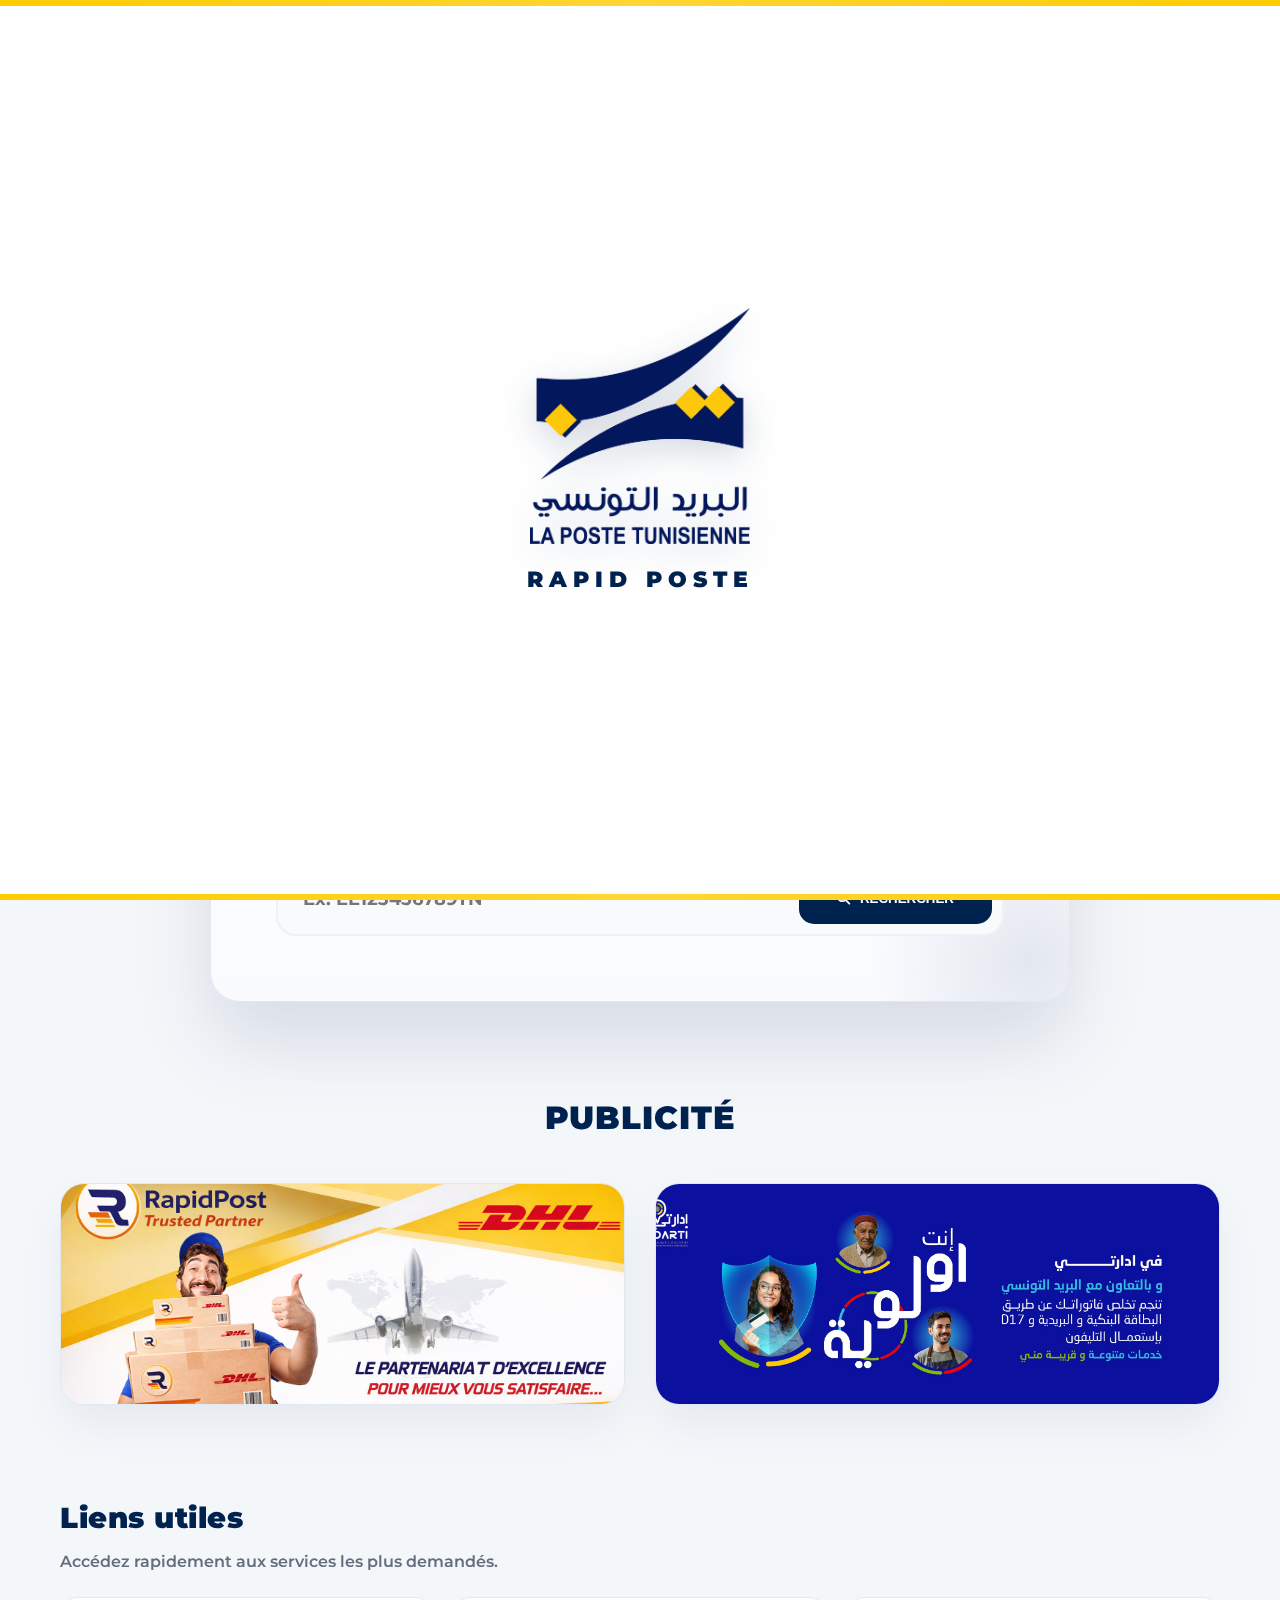
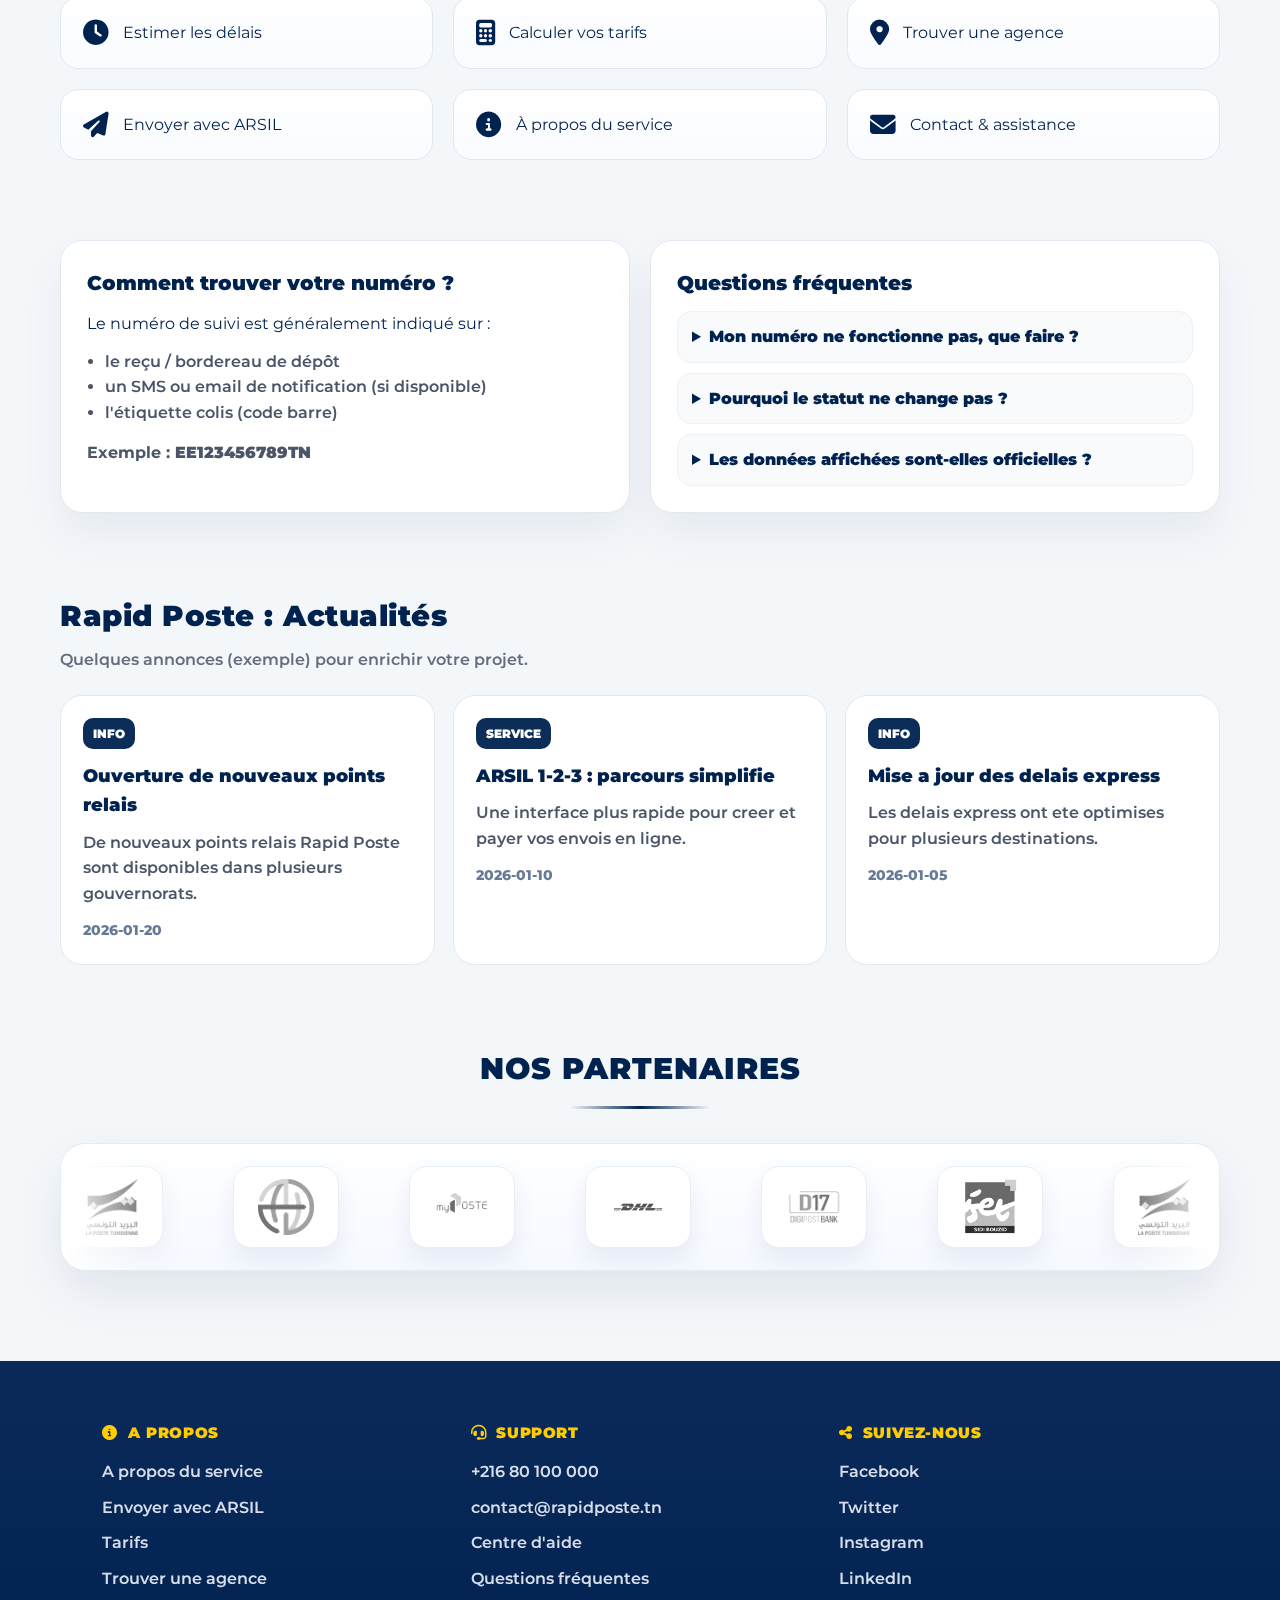
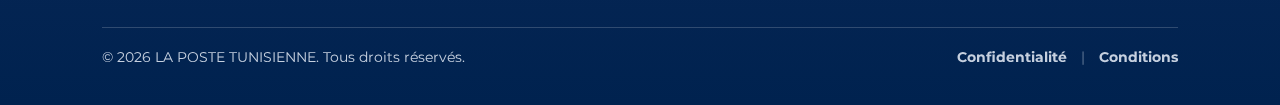
<file: index.html>
<!DOCTYPE html>
<html lang="fr">
<head>
  <meta charset="UTF-8" />
  <meta name="viewport" content="width=device-width, initial-scale=1.0" />
  <title data-i18n="home_title">Rapid Poste | Suivi Officiel</title>
  <link rel="stylesheet" href="assets/css/style.css" />
  <link rel="stylesheet" href="https://cdnjs.cloudflare.com/ajax/libs/font-awesome/6.4.0/css/all.min.css" />
  <script src="https://cdnjs.cloudflare.com/ajax/libs/gsap/3.11.3/gsap.min.js" defer></script>
  <script src="assets/js/lang.js" defer></script>
  <script src="assets/js/script.js" defer></script>
</head>
<body>

<div class="loading-page" aria-hidden="true">
  <img class="loading-logo" src="assets/images/partners/La_Poste_tunisienne_2011.svg.png" alt="La Poste Tunisienne" />
  <div class="name-container">
    <div class="logo-name">RAPID POSTE</div>
  </div>
</div>

<header>
  <div class="logo-box">
    <img src="assets/images/partners/La_Poste_tunisienne_2011.svg.png" alt="La Poste Tunisienne" />
    <div class="brand-name">LA POSTE<br />TUNISIENNE</div>
  </div>

  <button class="nav-toggle" type="button" aria-label="Menu" aria-expanded="false">
    <span></span>
    <span></span>
    <span></span>
  </button>

  <nav>
    <ul>
      <li><a class="active" href="index.html"><span data-i18n="nav_home">ACCUEIL</span></a></li>
      <li><a href="pages/arsil.html" class="nav-new"><span data-i18n="nav_arsil">ARSIL 1-2-3</span> <span class="nav-badge" data-i18n="badge_new">Nouveau</span></a></li>
      <li><a href="pages/tarifs.html"><span data-i18n="nav_tarifs">TARIFS</span></a></li>
      <li><a href="pages/agences.html"><span data-i18n="nav_agences">AGENCES</span></a></li>
      <li><a href="pages/delais.html"><span data-i18n="nav_delais">DÉLAIS</span></a></li>
      <li><a href="pages/contact.html"><span data-i18n="nav_contact">CONTACT</span></a></li>
    </ul>
  </nav>
  <div class="lang-switch" aria-label="Langue">
    <button type="button" class="lang-btn" data-lang="fr">FR</button>
    <button type="button" class="lang-btn" data-lang="en">EN</button>
    <button type="button" class="lang-btn" data-lang="ar">AR</button>
  </div>

</header>

<section class="hero hero-home hero-slider" aria-label="Publicités" data-i18n-aria="hero_aria">
  <div class="hero-slides">
    <article class="hero-slide active">
      <img src="assets/images/ChatGPT Image Jan 25, 2026, 02_47_59 PM.png" alt="Publicite Rapid Poste partenaire DHL" />
      <div class="hero-content">
        <div class="hero-kicker" data-i18n="hero1_kicker">Partenaire logistique</div>
        <h1 data-i18n="hero1_title">RAPID POSTE & DHL</h1>
        <p data-i18n="hero1_sub">Expeditions internationales plus rapides et suivies.</p>
      </div>
    </article>
    <article class="hero-slide">
      <img src="assets/images/690a0c74-b6a7-48cf-990b-9437e4d12f30.png" alt="Publicite IDARTY" />
      <div class="hero-content">
        <div class="hero-kicker" data-i18n="hero2_kicker">Plateforme officielle</div>
        <h1 class="hero-title-nowrap" data-i18n="hero2_title">LA POSTE TN & IDARTY</h1>
        <p data-i18n="hero2_sub">Accedez en un seul endroit aux services, infos et demarches utiles disponibles en Tunisie.</p>
      </div>
    </article>
    
  
  </div>
  <button class="hero-nav prev" type="button" aria-label="Publicite precedente" data-i18n-aria="hero_prev">
    <i class="fas fa-chevron-left"></i>
  </button>
  <button class="hero-nav next" type="button" aria-label="Publicite suivante" data-i18n-aria="hero_next">
    <i class="fas fa-chevron-right"></i>
  </button>
  <div class="hero-dots" role="tablist" aria-label="Navigation publicites" data-i18n-aria="hero_nav">
    <button class="hero-dot active" type="button" aria-label="Aller a la publicite 1" data-i18n-aria="hero_goto_1"></button>
    <button class="hero-dot" type="button" aria-label="Aller a la publicite 2" data-i18n-aria="hero_goto_2"></button>
  </div>
</section>

<section class="search-container" aria-label="Suivi colis">
  <div class="track-card">
    <div class="track-intro">
      <span class="track-kicker" data-i18n="home_welcome_kicker">Service express</span>
      <h2 data-i18n="home_welcome_title">Bienvenue chez Rapid-Poste</h2>
      <p class="track-lede" data-i18n="home_welcome_body">Rapid-Poste est un service offert aux entreprises, il vous permet de distribuer vos envois urgents (échantillons, pièces de rechange, dossiers de participation aux appels d'offres…) en Tunisie et à l'étranger dans des délais réduits, avec la possibilité d'obtenir à tout moment des informations sur les étapes de traitement de votre envoi et la confirmation de sa livraison.</p>
    </div>
    <div class="track-rule" aria-hidden="true"></div>
    <div class="track-title">
      <h2 data-i18n="tracking_title">Espace de Suivi</h2>
      <p class="track-help" data-i18n="tracking_hint">Saisissez le numéro de votre envoi composé de 13 caractères (Exemple : EE995454657TN)</p>
    </div>
    <div class="search-bar">
      <input type="text" id="track_input" data-i18n-placeholder="tracking_placeholder" placeholder="Ex: EE123456789TN" autocomplete="off" />
      <button class="btn-track" type="button" onclick="trackColis()">
        <i class="fas fa-search"></i> <span data-i18n="btn_search">RECHERCHER</span>
      </button>
    </div>

    <p id="error_msg" role="alert"></p>

    <div id="track_result" class="result-box" style="display:none;">
      <div class="result-head">
        <div>
          <span class="status-badge" data-i18n="tracking_success">SUIVI RÉUSSI</span>
          <h3 id="res_status"></h3>
          <p id="res_client"></p>
        </div>
        <i class="fas fa-box-open result-icon"></i>
      </div>

      <div class="timeline">
        <div class="step" id="step1">
          <div class="dot"></div>
          <div class="info">
            <p class="label" data-i18n="tl_ship">Expédition</p>
            <p class="sub" data-i18n="tl_ship_sub">Colis reçu par La Poste</p>
          </div>
        </div>

        <div class="step" id="step2">
          <div class="dot"></div>
          <div class="info">
            <p class="label" data-i18n="tl_transit">Traitement / Transport</p>
            <p id="res_location" class="sub">--</p>
          </div>
        </div>

        <div class="step" id="step3">
          <div class="dot"></div>
          <div class="info">
            <p class="label" data-i18n="tl_delivery">Livraison</p>
            <p id="res_final" class="sub" data-i18n="tl_pending">En attente</p>
          </div>
        </div>
      </div>

      <div class="history" id="history_box">
        <h4 data-i18n="history_title">Historique</h4>
        <ul id="history_list" class="history-list"></ul>
      </div>

      <div id="res_date" class="res-date"></div>
    </div>

  </div>
</section>
<h2 class="ad-title">Publicité</h2>
<section class="ads-wrap" id="pubs" aria-label="Publicités">
  <div class="ads-grid">
    <a class="ad-slot" href="#" title="Publicité RapidPoste x DHL">
      <img src="assets/images/DHL.png" alt="Publicité RapidPoste partenaire DHL" loading="lazy">
    </a>
    <a class="ad-slot" href="#" title="Publicité IDARTY">
      <img src="assets/images/IDARTY_2025 2.jpg" alt="Publicité IDARTY" loading="lazy">
    </a>
  </div>
</section>

<section class="section" aria-label="Liens utiles">
  <div class="section-head">
    <h2 class="section-title" data-i18n="useful_links_title">Liens utiles</h2>
    <p class="section-sub" data-i18n="useful_links_sub">Accédez rapidement aux services les plus demandés.</p>
  </div>
  <div class="links-grid">
    <a class="mini-card" href="pages/delais.html"><i class="fas fa-clock"></i><span data-i18n="link_delais">Estimer les délais</span></a>
    <a class="mini-card" href="pages/tarifs.html"><i class="fas fa-calculator"></i><span data-i18n="link_tarifs">Calculer vos tarifs</span></a>
    <a class="mini-card" href="pages/agences.html"><i class="fas fa-map-marker-alt"></i><span data-i18n="link_agences">Trouver une agence</span></a>
    <a class="mini-card" href="pages/arsil.html"><i class="fas fa-paper-plane"></i><span data-i18n="link_arsil">Envoyer avec ARSIL</span></a>
    <a class="mini-card" href="pages/apropos.html"><i class="fas fa-circle-info"></i><span data-i18n="link_about">À propos du service</span></a>
    <a class="mini-card" href="pages/contact.html"><i class="fas fa-envelope"></i><span data-i18n="link_contact">Contact & assistance</span></a>
  </div>
</section>

<section class="section" aria-label="Aide suivi">
  <div class="section-split">
    <div class="card-soft">
      <h3 data-i18n="help_find_title">Comment trouver votre numéro ?</h3>
      <p data-i18n="help_find_intro">Le numéro de suivi est généralement indiqué sur :</p>
      <ul class="bullets">
        <li data-i18n="help_b1">le reçu / bordereau de dépôt</li>
        <li data-i18n="help_b2">un SMS ou email de notification (si disponible)</li>
        <li data-i18n="help_b3">l'étiquette colis (code barre)</li>
      </ul>
      <p class="hint"><span data-i18n="help_example">Exemple :</span> <strong>EE123456789TN</strong></p>
    </div>

    <div class="card-soft">
      <h3 data-i18n="faq_title">Questions fréquentes</h3>
      <div class="faq">
        <details>
          <summary data-i18n="faq_q1">Mon numéro ne fonctionne pas, que faire ?</summary>
          <p data-i18n="faq_a1">Vérifiez le format et réessayez. Si le colis vient d'être déposé, le suivi peut prendre un peu de temps avant d'apparaître.</p>
        </details>
        <details>
          <summary data-i18n="faq_q2">Pourquoi le statut ne change pas ?</summary>
          <p data-i18n="faq_a2">Les mises à jour sont ajoutées lors du passage du colis dans un bureau/centre. Un délai peut exister entre deux scans.</p>
        </details>
        <details>
          <summary data-i18n="faq_q3">Les données affichées sont-elles officielles ?</summary>
          <p data-i18n="faq_a3">Ce projet est pédagogique (données simulées) pour un stage ISET.</p>
        </details>
      </div>
    </div>
  </div>
</section>

<section class="section" aria-label="Actualités">
  <div class="section-head">
    <h2 class="section-title" data-i18n="news_title">Rapid Poste : Actualités</h2>
    <p class="section-sub" data-i18n="news_sub">Quelques annonces (exemple) pour enrichir votre projet.</p>
  </div>
  <div class="news-grid" id="news_grid">
    <!-- Rempli par JS depuis la base -->
  </div>
</section>


<section class="partners-section" data-i18n-aria="partners_aria">
  <div class="partners-head">
    <h2 data-i18n="partners_title">Nos partenaires</h2>
    <div class="partners-divider" aria-hidden="true"></div>
  </div>
  <div class="partners-slider" aria-hidden="true">
    <div class="partners-track">
    <div class="partners-group">
      <div class="partners-item"><img src="assets/images/partners/La_Poste_tunisienne_2011.svg.png" alt="La Poste Tunisienne" /></div>
      <div class="partners-item"><img src="assets/images/partners/LogoSwiftGPI.png" alt="Swift GPI" /></div>
      <div class="partners-item"><img src="assets/images/partners/my poste logo.png" alt="My Poste" /></div>
      <div class="partners-item"><img src="assets/images/partners/DHL logo.png" alt="DHL" /></div>
      <div class="partners-item"><img src="assets/images/partners/D17 logo.png" alt="D17" /></div>
      <div class="partners-item"><img src="assets/images/partners/iset.png" alt="ISET Sidi Bouzid" /></div>
    </div>
    <div class="partners-group" aria-hidden="true">
      <div class="partners-item"><img src="assets/images/partners/La_Poste_tunisienne_2011.svg.png" alt="La Poste Tunisienne" /></div>
      <div class="partners-item"><img src="assets/images/partners/LogoSwiftGPI.png" alt="Swift GPI" /></div>
      <div class="partners-item"><img src="assets/images/partners/my poste logo.png" alt="My Poste" /></div>
      <div class="partners-item"><img src="assets/images/partners/DHL logo.png" alt="DHL" /></div>
      <div class="partners-item"><img src="assets/images/partners/D17 logo.png" alt="D17" /></div>
      <div class="partners-item"><img src="assets/images/partners/iset.png" alt="ISET Sidi Bouzid" /></div>
    </div>
    </div>
  </div>
</section>

<footer class="site-footer">
  <div class="footer-grid">
    <div class="footer-col">
      <h4><i class="fas fa-circle-info"></i> <span data-i18n="footer_about">A PROPOS</span></h4>
      <ul>
        <li><a href="pages/apropos.html" data-i18n="footer_about_link">A propos du service</a></li>
        <li><a href="pages/arsil.html" data-i18n="footer_arsil_link">Envoyer avec ARSIL</a></li>
        <li><a href="pages/tarifs.html" data-i18n="footer_tarifs_link">Tarifs</a></li>
        <li><a href="pages/agences.html" data-i18n="footer_agences_link">Trouver une agence</a></li>
      </ul>
    </div>
    <div class="footer-col">
      <h4><i class="fas fa-headset"></i> <span data-i18n="footer_support">SUPPORT</span></h4>
      <ul>
        <li><a href="tel:+21680100000">+216 80 100 000</a></li>
        <li><a href="mailto:contact@rapidposte.tn">contact@rapidposte.tn</a></li>
        <li><a href="pages/contact.html" data-i18n="footer_help_link">Centre d'aide</a></li>
        <li><a href="pages/contact.html" data-i18n="footer_faq_link">Questions fréquentes</a></li>
      </ul>
    </div>
    <div class="footer-col">
      <h4><i class="fas fa-share-nodes"></i> <span data-i18n="footer_follow">SUIVEZ-NOUS</span></h4>
      <ul>
        <li><a href="#" rel="noopener">Facebook</a></li>
        <li><a href="#" rel="noopener">Twitter</a></li>
        <li><a href="#" rel="noopener">Instagram</a></li>
        <li><a href="#" rel="noopener">LinkedIn</a></li>
      </ul>
    </div>
  </div>
  <div class="footer-divider"></div>
  <div class="footer-bottom">    <div class="footer-copy" data-i18n="footer_copy">© 2026 LA POSTE TUNISIENNE. Tous droits réservés.</div>
    <div class="footer-links">
      <a href="#" data-i18n="footer_confidential">Confidentialité</a>
      <span class="sep">|</span>
      <a href="#" data-i18n="footer_conditions">Conditions</a>
    </div>
  </div>
</footer>

</body>
</html>
</file>
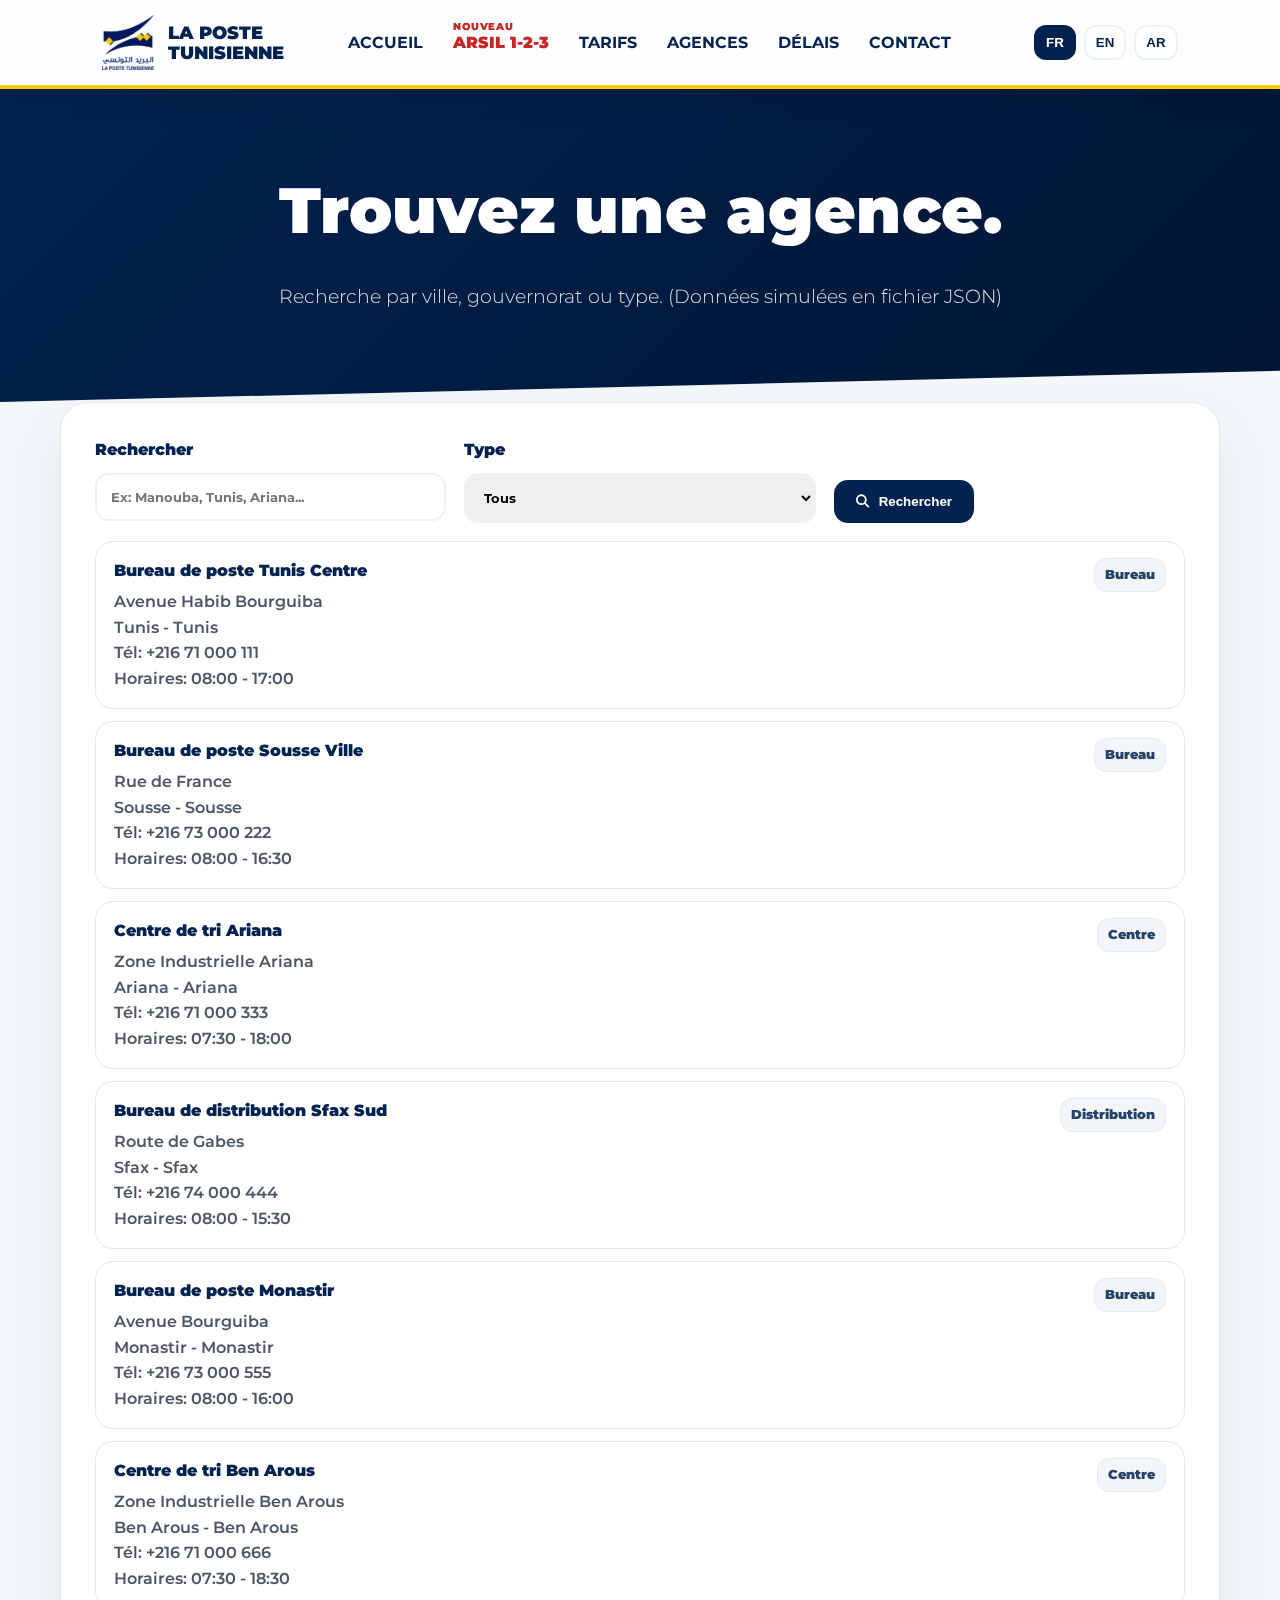
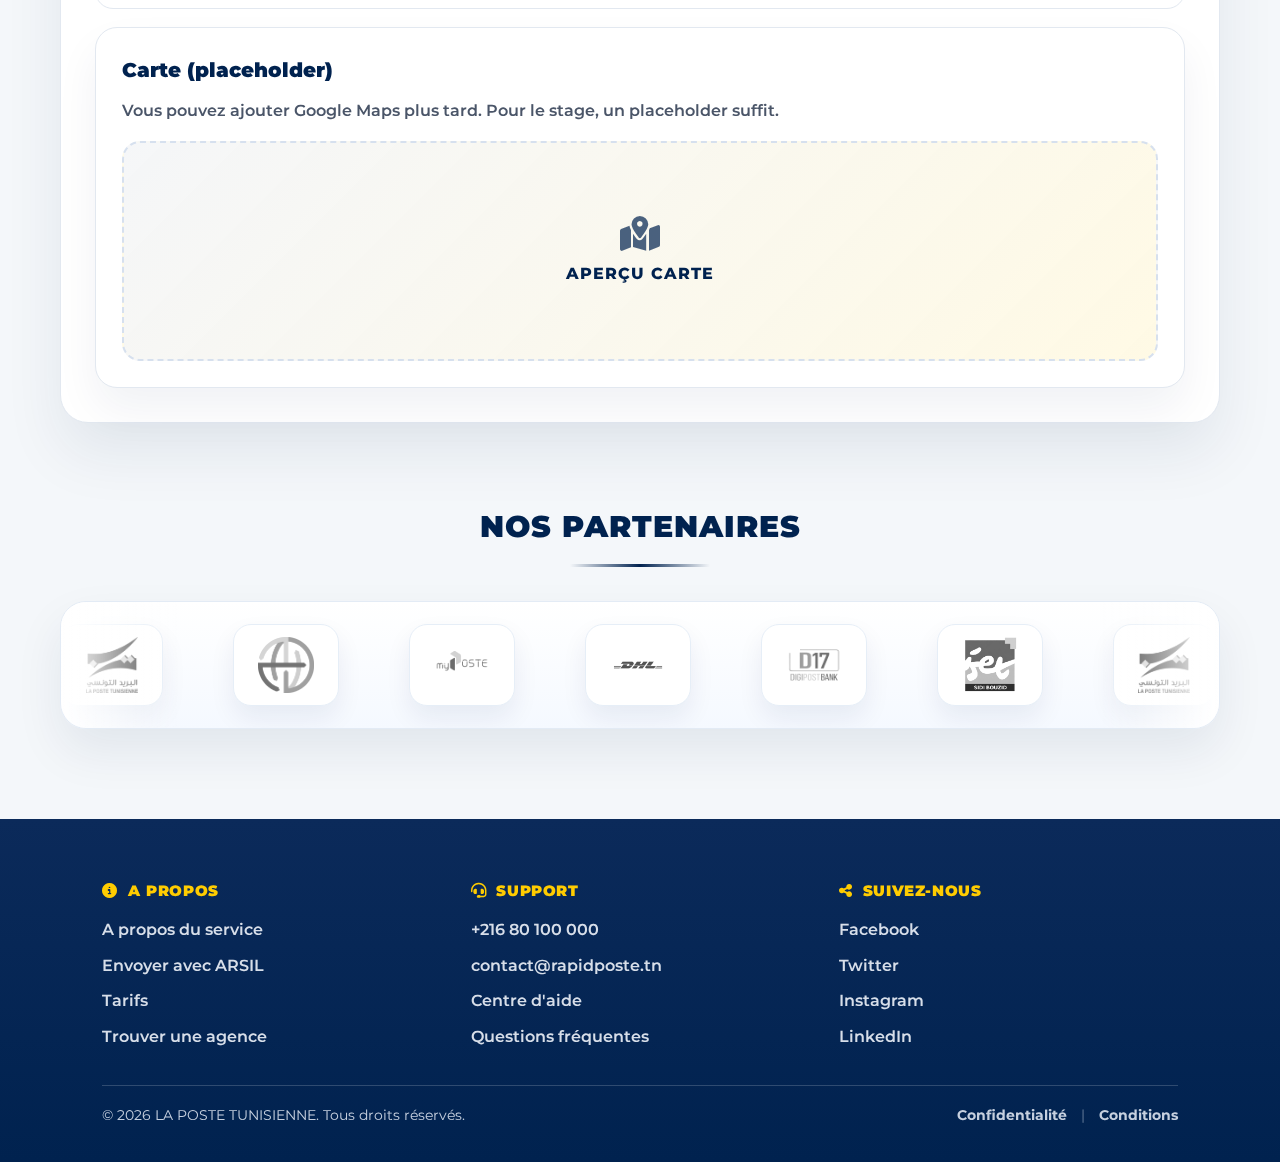
<file: pages/agences.html>
<!DOCTYPE html>
<html lang="fr">
<head>
  <meta charset="UTF-8" />
  <meta name="viewport" content="width=device-width, initial-scale=1.0" />
  <title data-i18n="agences_title">Agences | Rapid Poste</title>
  <link rel="stylesheet" href="../assets/css/style.css" />
  <link rel="stylesheet" href="https://cdnjs.cloudflare.com/ajax/libs/font-awesome/6.4.0/css/all.min.css" />
  <script src="../assets/js/lang.js" defer></script>
  <script src="../assets/js/script.js" defer></script>
</head>
<body>
<header>
  <div class="logo-box">
    <img src="../assets/images/partners/La_Poste_tunisienne_2011.svg.png" alt="La Poste Tunisienne" />
    <div class="brand-name">LA POSTE<br />TUNISIENNE</div>
  </div>
  </div>

  <button class="nav-toggle" type="button" aria-label="Menu" aria-expanded="false">
    <span></span>
    <span></span>
    <span></span>
  </button>

  <nav>
    <ul>
      <li><a href="../index.html"><span data-i18n="nav_home">ACCUEIL</span></a></li>
      <li><a href="arsil.html" class="nav-new"><span data-i18n="nav_arsil">ARSIL 1-2-3</span> <span class="nav-badge" data-i18n="badge_new">Nouveau</span></a></li>
      <li><a href="tarifs.html"><span data-i18n="nav_tarifs">TARIFS</span></a></li>
      <li><a class="active" href="agences.html"><span data-i18n="nav_agences">AGENCES</span></a></li>
      <li><a href="delais.html"><span data-i18n="nav_delais">DÉLAIS</span></a></li>
      <li><a href="contact.html"><span data-i18n="nav_contact">CONTACT</span></a></li>
    </ul>
  </nav>
  <div class="lang-switch" aria-label="Langue">
    <button type="button" class="lang-btn" data-lang="fr">FR</button>
    <button type="button" class="lang-btn" data-lang="en">EN</button>
    <button type="button" class="lang-btn" data-lang="ar">AR</button>
  </div>

</header>

<section class="hero hero-home" style="padding:70px 8% 90px;">
  <h1 data-i18n="ag_hero_title">Trouvez une agence.</h1>
  <p data-i18n="ag_hero_sub">Recherche par ville, gouvernorat ou type. (Données simulées en base)</p>
</section>

<section class="section" aria-label="Recherche agence">
  <div class="form-card">
    <div class="form-grid">
      <div class="form-group">
        <label for="agency_q" data-i18n="ag_label_search">Rechercher</label>
        <input id="agency_q" type="text" data-i18n-placeholder="ag_search_ph" placeholder="Ex: Manouba, Tunis, Ariana..." autocomplete="off" />
      </div>
      <div class="form-group">
        <label for="agency_type" data-i18n="ag_label_type">Type</label>
        <select id="agency_type">
          <option value="" data-i18n="ag_type_all">Tous</option>
          <option value="Bureau" data-i18n="ag_type_bureau">Bureau de poste</option>
          <option value="Centre" data-i18n="ag_type_centre">Centre de tri</option>
          <option value="Distribution" data-i18n="ag_type_dist">Bureau de distribution</option>
        </select>
      </div>
      <div class="form-group" style="display:flex;align-items:end;">
        <button class="btn-primary" type="button" onclick="loadAgencies()">
          <i class="fas fa-search"></i> <span data-i18n="ag_btn_search">Rechercher</span>
        </button>
      </div>
    </div>

    <p id="agency_msg" class="form-msg" style="display:none;"></p>

    <div class="list" id="agency_list" style="margin-top:18px;"></div>

    <div class="card-soft" style="margin-top:18px;">
      <h3 data-i18n="ag_map_title">Carte (placeholder)</h3>
      <p style="color:var(--text-grey);font-weight:600;" data-i18n="ag_map_sub">Vous pouvez ajouter Google Maps plus tard. Pour le stage, un placeholder suffit.</p>
      <div class="map-placeholder" role="img" aria-label="Carte (placeholder)">
        <i class="fas fa-map-marked-alt"></i>
        <span data-i18n="ag_map_label">Aperçu carte</span>
      </div>
    </div>
  </div>
</section>


<section class="partners-section" data-i18n-aria="partners_aria">
  <div class="partners-head">
    <h2 data-i18n="partners_title">Nos partenaires</h2>
    <div class="partners-divider" aria-hidden="true"></div>
  </div>
  <div class="partners-slider" aria-hidden="true">
    <div class="partners-track">
    <div class="partners-group">
      <div class="partners-item"><img src="../assets/images/partners/La_Poste_tunisienne_2011.svg.png" alt="La Poste Tunisienne" /></div>
      <div class="partners-item"><img src="../assets/images/partners/LogoSwiftGPI.png" alt="Swift GPI" /></div>
      <div class="partners-item"><img src="../assets/images/partners/my poste logo.png" alt="My Poste" /></div>
      <div class="partners-item"><img src="../assets/images/partners/DHL logo.png" alt="DHL" /></div>
      <div class="partners-item"><img src="../assets/images/partners/D17 logo.png" alt="D17" /></div>
      <div class="partners-item"><img src="../assets/images/partners/iset.png" alt="ISET Sidi Bouzid" /></div>
    </div>
    <div class="partners-group" aria-hidden="true">
      <div class="partners-item"><img src="../assets/images/partners/La_Poste_tunisienne_2011.svg.png" alt="La Poste Tunisienne" /></div>
      <div class="partners-item"><img src="../assets/images/partners/LogoSwiftGPI.png" alt="Swift GPI" /></div>
      <div class="partners-item"><img src="../assets/images/partners/my poste logo.png" alt="My Poste" /></div>
      <div class="partners-item"><img src="../assets/images/partners/DHL logo.png" alt="DHL" /></div>
      <div class="partners-item"><img src="../assets/images/partners/D17 logo.png" alt="D17" /></div>
      <div class="partners-item"><img src="../assets/images/partners/iset.png" alt="ISET Sidi Bouzid" /></div>
    </div>
    </div>
  </div>
</section>

<footer class="site-footer">
  <div class="footer-grid">
    <div class="footer-col">
      <h4><i class="fas fa-circle-info"></i> <span data-i18n="footer_about">A PROPOS</span></h4>
      <ul>
        <li><a href="apropos.html" data-i18n="footer_about_link">A propos du service</a></li>
        <li><a href="arsil.html" data-i18n="footer_arsil_link">Envoyer avec ARSIL</a></li>
        <li><a href="tarifs.html" data-i18n="footer_tarifs_link">Tarifs</a></li>
        <li><a href="agences.html" data-i18n="footer_agences_link">Trouver une agence</a></li>
      </ul>
    </div>
    <div class="footer-col">
      <h4><i class="fas fa-headset"></i> <span data-i18n="footer_support">SUPPORT</span></h4>
      <ul>
        <li><a href="tel:+21680100000">+216 80 100 000</a></li>
        <li><a href="mailto:contact@rapidposte.tn">contact@rapidposte.tn</a></li>
        <li><a href="contact.html" data-i18n="footer_help_link">Centre d'aide</a></li>
        <li><a href="contact.html" data-i18n="footer_faq_link">Questions fréquentes</a></li>
      </ul>
    </div>
    <div class="footer-col">
      <h4><i class="fas fa-share-nodes"></i> <span data-i18n="footer_follow">SUIVEZ-NOUS</span></h4>
      <ul>
        <li><a href="#" rel="noopener">Facebook</a></li>
        <li><a href="#" rel="noopener">Twitter</a></li>
        <li><a href="#" rel="noopener">Instagram</a></li>
        <li><a href="#" rel="noopener">LinkedIn</a></li>
      </ul>
    </div>
  </div>
  <div class="footer-divider"></div>
  <div class="footer-bottom">    <div class="footer-copy" data-i18n="footer_copy">© 2026 LA POSTE TUNISIENNE. Tous droits réservés.</div>
    <div class="footer-links">
      <a href="#" data-i18n="footer_confidential">Confidentialité</a>
      <span class="sep">|</span>
      <a href="#" data-i18n="footer_conditions">Conditions</a>
    </div>
  </div>
</footer>
</body>
</html>
</file>
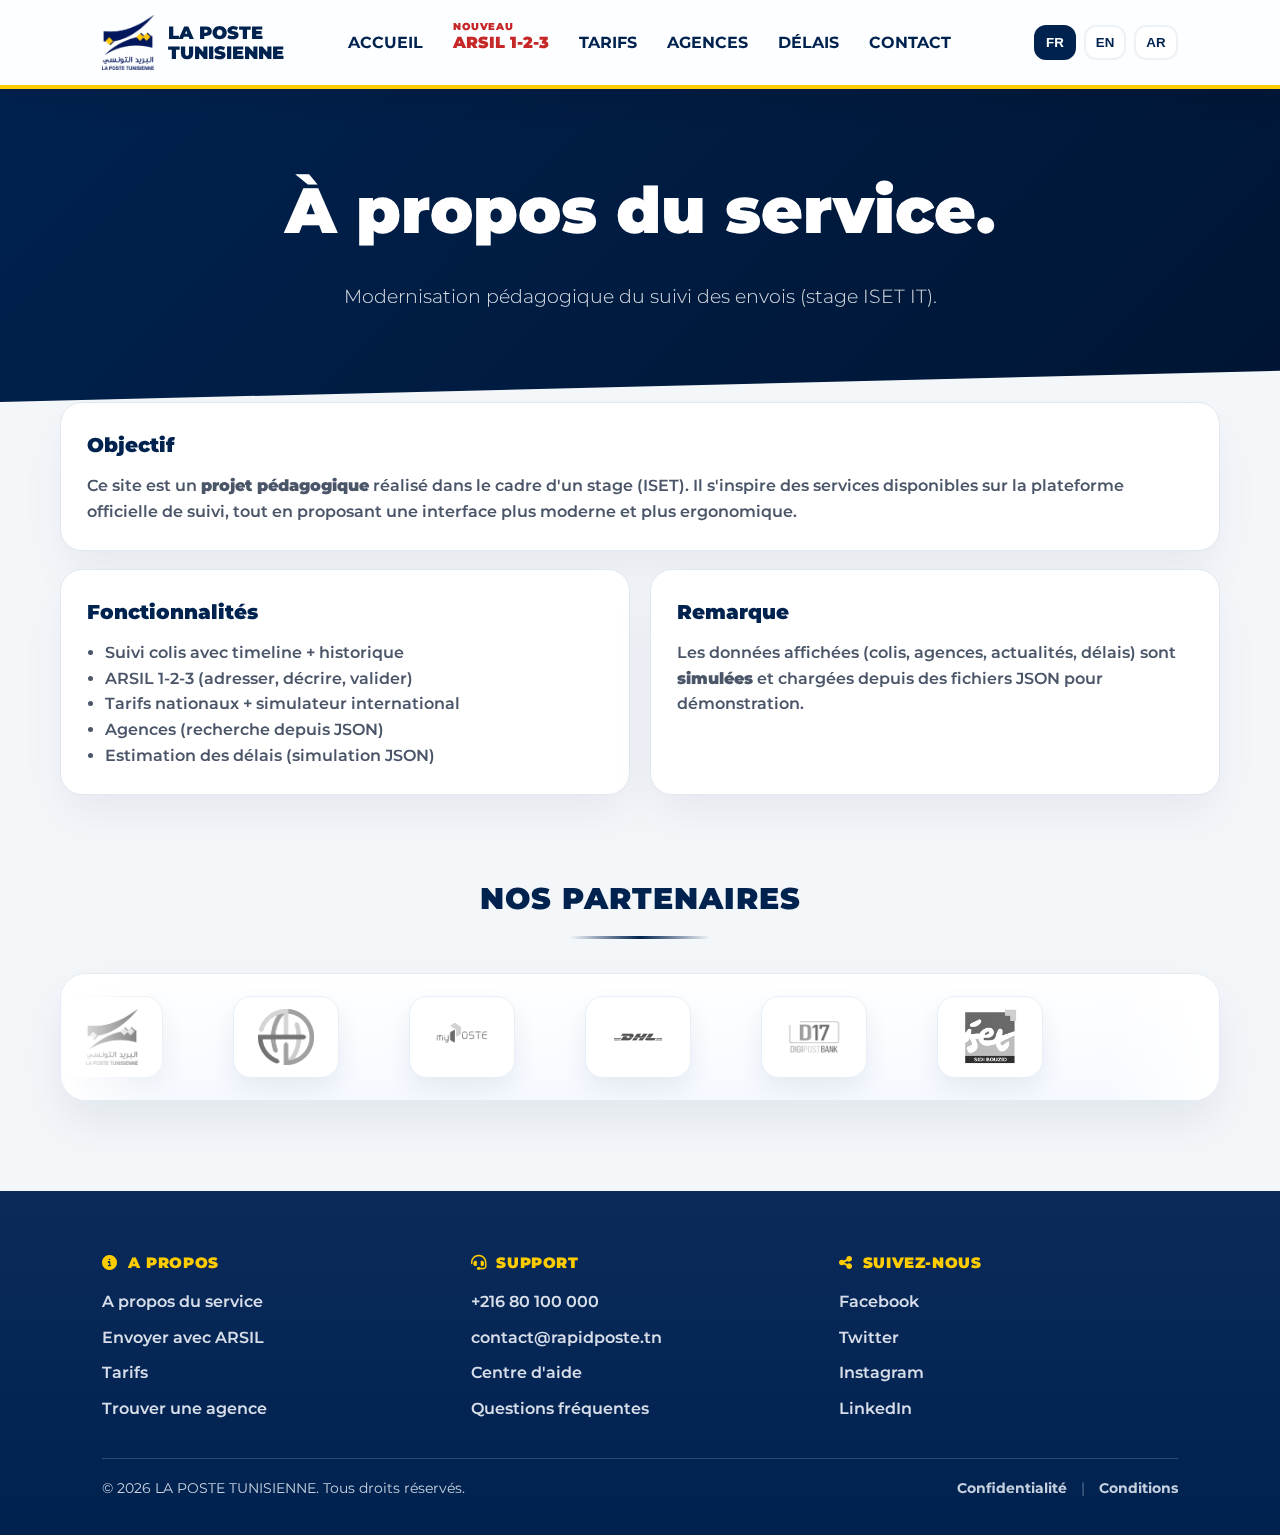
<file: pages/apropos.html>
<!DOCTYPE html>
<html lang="fr">
<head>
  <meta charset="UTF-8" />
  <meta name="viewport" content="width=device-width, initial-scale=1.0" />
  <title data-i18n="ab_title">À propos | Rapid Poste</title>
  <link rel="stylesheet" href="../assets/css/style.css" />
  <link rel="stylesheet" href="https://cdnjs.cloudflare.com/ajax/libs/font-awesome/6.4.0/css/all.min.css" />
  <script src="../assets/js/lang.js" defer></script>
  <script src="../assets/js/script.js" defer></script>
</head>
<body>
<header>
  <div class="logo-box">
    <img src="../assets/images/partners/La_Poste_tunisienne_2011.svg.png" alt="La Poste Tunisienne" />
    <div class="brand-name">LA POSTE<br />TUNISIENNE</div>
  </div>
  </div>

  <button class="nav-toggle" type="button" aria-label="Menu" aria-expanded="false">
    <span></span>
    <span></span>
    <span></span>
  </button>

  <nav>
    <ul>
      <li><a href="../index.html"><span data-i18n="nav_home">ACCUEIL</span></a></li>
      <li><a href="arsil.html" class="nav-new"><span data-i18n="nav_arsil">ARSIL 1-2-3</span> <span class="nav-badge" data-i18n="badge_new">Nouveau</span></a></li>
      <li><a href="tarifs.html"><span data-i18n="nav_tarifs">TARIFS</span></a></li>
      <li><a href="agences.html"><span data-i18n="nav_agences">AGENCES</span></a></li>
      <li><a href="delais.html"><span data-i18n="nav_delais">DÉLAIS</span></a></li>
      <li><a href="contact.html"><span data-i18n="nav_contact">CONTACT</span></a></li>
    </ul>
  </nav>
  <div class="lang-switch" aria-label="Langue">
    <button type="button" class="lang-btn" data-lang="fr">FR</button>
    <button type="button" class="lang-btn" data-lang="en">EN</button>
    <button type="button" class="lang-btn" data-lang="ar">AR</button>
  </div>

</header>

<section class="hero hero-home" style="padding:70px 8% 90px;">
  <h1 data-i18n="ab_hero_title">À propos du service.</h1>
  <p data-i18n="ab_hero_sub">Modernisation pédagogique du suivi des envois (stage ISET IT).</p>
</section>

<section class="section" aria-label="À propos">
  <div class="card-soft">
    <h3 data-i18n="ab_obj_title">Objectif</h3>
    <p style="color:var(--text-grey);font-weight:600;" data-i18n-html="ab_obj_body">
      Ce site est un <strong>projet pédagogique</strong> réalisé dans le cadre d'un stage (ISET). Il s'inspire des services disponibles sur la plateforme officielle de suivi,
      tout en proposant une interface plus moderne et plus ergonomique.
    </p>
  </div>

  <div class="section-split" style="margin-top:18px;">
    <div class="card-soft">
      <h3 data-i18n="ab_feat_title">Fonctionnalités</h3>
      <ul class="bullets">
        <li data-i18n="ab_feat1">Suivi colis avec timeline + historique</li>
        <li data-i18n="ab_feat2">ARSIL 1-2-3 (adresser, décrire, valider)</li>
        <li data-i18n="ab_feat3">Tarifs nationaux + simulateur international</li>
        <li data-i18n="ab_feat4">Agences (recherche depuis la base)</li>
        <li data-i18n="ab_feat5">Estimation des délais (simulation depuis la base)</li>
      </ul>
    </div>
    <div class="card-soft">
      <h3 data-i18n="ab_note_title">Remarque</h3>
      <p style="color:var(--text-grey);font-weight:600;" data-i18n-html="ab_note_body">
        Les données affichées (colis, agences, actualités, délais) sont <strong>simulées</strong> et stockées en base MySQL pour démonstration.
      </p>
    </div>
  </div>
</section>


<section class="partners-section" data-i18n-aria="partners_aria">
  <div class="partners-head">
    <h2 data-i18n="partners_title">Nos partenaires</h2>
    <div class="partners-divider" aria-hidden="true"></div>
  </div>
  <div class="partners-slider" aria-hidden="true">
    <div class="partners-track">
    <div class="partners-group">
      <div class="partners-item"><img src="../assets/images/partners/La_Poste_tunisienne_2011.svg.png" alt="La Poste Tunisienne" /></div>
      <div class="partners-item"><img src="../assets/images/partners/LogoSwiftGPI.png" alt="Swift GPI" /></div>
      <div class="partners-item"><img src="../assets/images/partners/my poste logo.png" alt="My Poste" /></div>
      <div class="partners-item"><img src="../assets/images/partners/DHL logo.png" alt="DHL" /></div>
      <div class="partners-item"><img src="../assets/images/partners/D17 logo.png" alt="D17" /></div>
      <div class="partners-item"><img src="../assets/images/partners/iset.png" alt="ISET Sidi Bouzid" /></div>
    </div>

  </div>
</section>

<footer class="site-footer">
  <div class="footer-grid">
    <div class="footer-col">
      <h4><i class="fas fa-circle-info"></i> <span data-i18n="footer_about">A PROPOS</span></h4>
      <ul>
        <li><a href="apropos.html" data-i18n="footer_about_link">A propos du service</a></li>
        <li><a href="arsil.html" data-i18n="footer_arsil_link">Envoyer avec ARSIL</a></li>
        <li><a href="tarifs.html" data-i18n="footer_tarifs_link">Tarifs</a></li>
        <li><a href="agences.html" data-i18n="footer_agences_link">Trouver une agence</a></li>
      </ul>
    </div>
    <div class="footer-col">
      <h4><i class="fas fa-headset"></i> <span data-i18n="footer_support">SUPPORT</span></h4>
      <ul>
        <li><a href="tel:+21680100000">+216 80 100 000</a></li>
        <li><a href="mailto:contact@rapidposte.tn">contact@rapidposte.tn</a></li>
        <li><a href="contact.html" data-i18n="footer_help_link">Centre d'aide</a></li>
        <li><a href="contact.html" data-i18n="footer_faq_link">Questions fréquentes</a></li>
      </ul>
    </div>
    <div class="footer-col">
      <h4><i class="fas fa-share-nodes"></i> <span data-i18n="footer_follow">SUIVEZ-NOUS</span></h4>
      <ul>
        <li><a href="#" rel="noopener">Facebook</a></li>
        <li><a href="#" rel="noopener">Twitter</a></li>
        <li><a href="#" rel="noopener">Instagram</a></li>
        <li><a href="#" rel="noopener">LinkedIn</a></li>
      </ul>
    </div>
  </div>
  <div class="footer-divider"></div>
  <div class="footer-bottom">    <div class="footer-copy" data-i18n="footer_copy">© 2026 LA POSTE TUNISIENNE. Tous droits réservés.</div>
    <div class="footer-links">
      <a href="#" data-i18n="footer_confidential">Confidentialité</a>
      <span class="sep">|</span>
      <a href="#" data-i18n="footer_conditions">Conditions</a>
    </div>
  </div>
</footer>
</body>
</html>
</file>
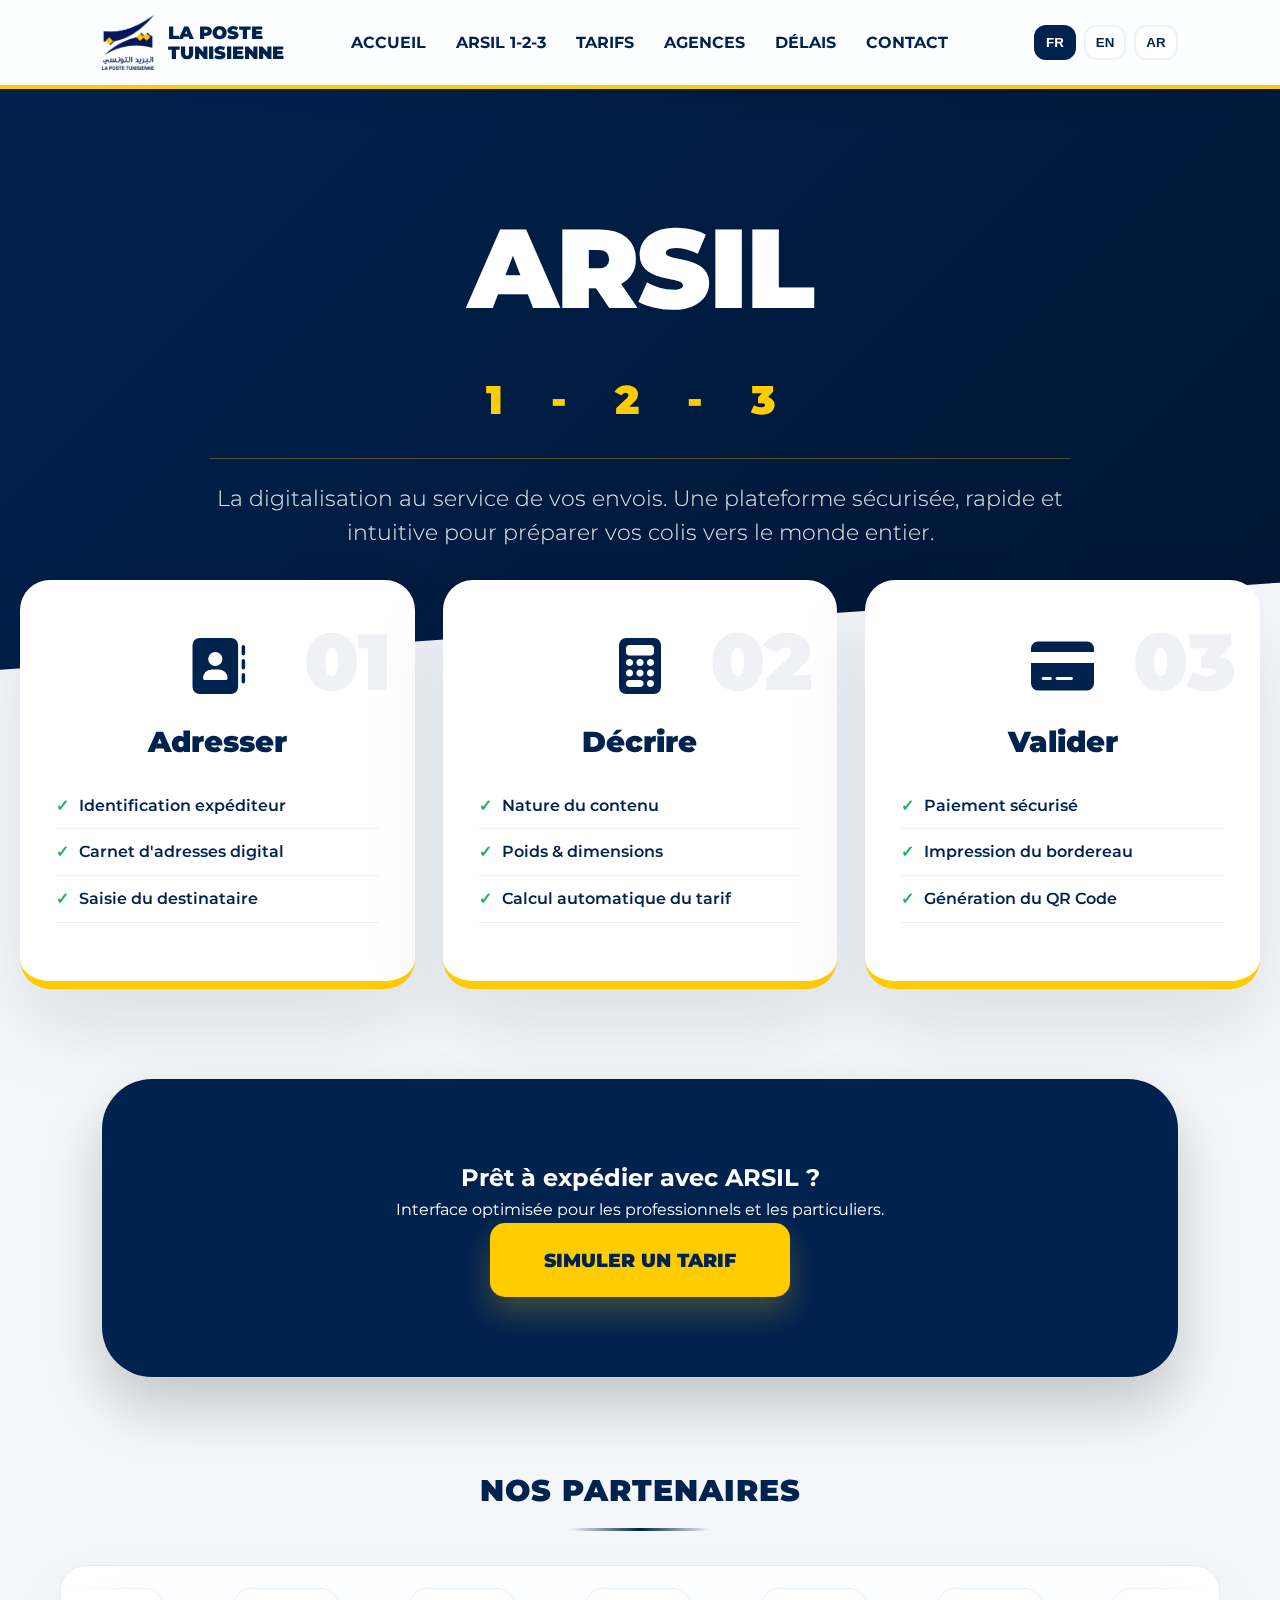
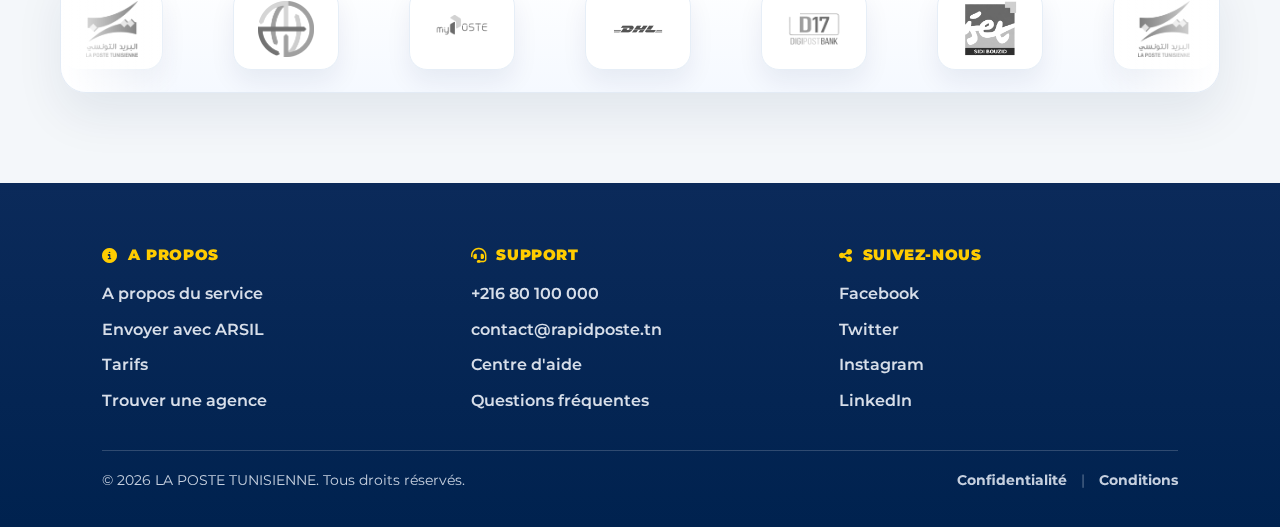
<file: pages/arsil.html>
<!DOCTYPE html>
<html lang="fr">
<head>
  <meta charset="UTF-8" />
  <meta name="viewport" content="width=device-width, initial-scale=1.0" />
  <title data-i18n="arsil_title">ARSIL 1-2-3 | La Poste Tunisienne</title>
  <link rel="stylesheet" href="../assets/css/style.css" />
  <link rel="stylesheet" href="https://cdnjs.cloudflare.com/ajax/libs/font-awesome/6.4.0/css/all.min.css" />
  <script src="../assets/js/lang.js" defer></script>
  <script src="../assets/js/script.js" defer></script>
</head>
<body>

<header>
  <div class="logo-box">
    <img src="../assets/images/partners/La_Poste_tunisienne_2011.svg.png" alt="La Poste Tunisienne" />
    <div class="brand-name">LA POSTE<br />TUNISIENNE</div>
  </div>
  </div>

  <button class="nav-toggle" type="button" aria-label="Menu" aria-expanded="false">
    <span></span>
    <span></span>
    <span></span>
  </button>

  <nav>
    <ul>
      <li><a href="../index.html"><span data-i18n="nav_home">ACCUEIL</span></a></li>
      <li><a class="active" href="arsil.html"><span data-i18n="nav_arsil">ARSIL 1-2-3</span></a></li>
      <li><a href="tarifs.html"><span data-i18n="nav_tarifs">TARIFS</span></a></li>
      <li><a href="agences.html"><span data-i18n="nav_agences">AGENCES</span></a></li>
      <li><a href="delais.html"><span data-i18n="nav_delais">DÉLAIS</span></a></li>
      <li><a href="contact.html"><span data-i18n="nav_contact">CONTACT</span></a></li>
    </ul>
  </nav>
  <div class="lang-switch" aria-label="Langue">
    <button type="button" class="lang-btn" data-lang="fr">FR</button>
    <button type="button" class="lang-btn" data-lang="en">EN</button>
    <button type="button" class="lang-btn" data-lang="ar">AR</button>
  </div>

</header>

<section class="hero hero-arsil">
  <h1>ARSIL <span class="hero-sub">1 - 2 - 3</span></h1>
  <p data-i18n="ar_hero_sub">
    La digitalisation au service de vos envois. Une plateforme sécurisée, rapide et intuitive
    pour préparer vos colis vers le monde entier.
  </p>
</section>

<main class="container">
  <section class="system-container" data-i18n-aria="ar_steps_aria" aria-label="ARSIL en 3 étapes">
    <div class="step-card">
      <div class="step-number">01</div>
      <i class="fas fa-address-book"></i>
      <h3 data-i18n="ar_step1">Adresser</h3>
      <ul>
        <li data-i18n="ar_step1_li1">Identification expéditeur</li>
        <li data-i18n="ar_step1_li2">Carnet d'adresses digital</li>
        <li data-i18n="ar_step1_li3">Saisie destinataire</li>
      </ul>
    </div>

    <div class="step-card">
      <div class="step-number">02</div>
      <i class="fas fa-calculator"></i>
      <h3 data-i18n="ar_step2">Décrire</h3>
      <ul>
        <li data-i18n="ar_step2_li1">Nature du contenu</li>
        <li data-i18n="ar_step2_li2">Poids & dimensions</li>
        <li data-i18n="ar_step2_li3">Calcul du tarif automatique</li>
      </ul>
    </div>

    <div class="step-card">
      <div class="step-number">03</div>
      <i class="fas fa-credit-card"></i>
      <h3 data-i18n="ar_step3">Valider</h3>
      <ul>
        <li data-i18n="ar_step3_li1">Paiement sécurisé</li>
        <li data-i18n="ar_step3_li2">Impression bordereau</li>
        <li data-i18n="ar_step3_li3">Génération QR Code</li>
      </ul>
    </div>
  </section>

  <section class="cta-section">
    <h2 data-i18n="ar_cta_title">Prêt à expédier avec ARSIL ?</h2>
    <p data-i18n="ar_cta_sub">Interface optimisée pour les professionnels et les particuliers.</p>
    <a class="btn-poste" href="tarifs.html" data-i18n="ar_cta_btn">Simuler un tarif</a>
  </section>
</main>


<section class="partners-section" data-i18n-aria="partners_aria">
  <div class="partners-head">
    <h2 data-i18n="partners_title">Nos partenaires</h2>
    <div class="partners-divider" aria-hidden="true"></div>
  </div>
  <div class="partners-slider" aria-hidden="true">
    <div class="partners-track">
    <div class="partners-group">
      <div class="partners-item"><img src="../assets/images/partners/La_Poste_tunisienne_2011.svg.png" alt="La Poste Tunisienne" /></div>
      <div class="partners-item"><img src="../assets/images/partners/LogoSwiftGPI.png" alt="Swift GPI" /></div>
      <div class="partners-item"><img src="../assets/images/partners/my poste logo.png" alt="My Poste" /></div>
      <div class="partners-item"><img src="../assets/images/partners/DHL logo.png" alt="DHL" /></div>
      <div class="partners-item"><img src="../assets/images/partners/D17 logo.png" alt="D17" /></div>
      <div class="partners-item"><img src="../assets/images/partners/iset.png" alt="ISET Sidi Bouzid" /></div>
    </div>
    <div class="partners-group" aria-hidden="true">
      <div class="partners-item"><img src="../assets/images/partners/La_Poste_tunisienne_2011.svg.png" alt="La Poste Tunisienne" /></div>
      <div class="partners-item"><img src="../assets/images/partners/LogoSwiftGPI.png" alt="Swift GPI" /></div>
      <div class="partners-item"><img src="../assets/images/partners/my poste logo.png" alt="My Poste" /></div>
      <div class="partners-item"><img src="../assets/images/partners/DHL logo.png" alt="DHL" /></div>
      <div class="partners-item"><img src="../assets/images/partners/D17 logo.png" alt="D17" /></div>
      <div class="partners-item"><img src="../assets/images/partners/iset.png" alt="ISET Sidi Bouzid" /></div>
    </div>
    </div>
  </div>
</section>

<footer class="site-footer">
  <div class="footer-grid">
    <div class="footer-col">
      <h4><i class="fas fa-circle-info"></i> <span data-i18n="footer_about">A PROPOS</span></h4>
      <ul>
        <li><a href="apropos.html" data-i18n="footer_about_link">A propos du service</a></li>
        <li><a href="arsil.html" data-i18n="footer_arsil_link">Envoyer avec ARSIL</a></li>
        <li><a href="tarifs.html" data-i18n="footer_tarifs_link">Tarifs</a></li>
        <li><a href="agences.html" data-i18n="footer_agences_link">Trouver une agence</a></li>
      </ul>
    </div>
    <div class="footer-col">
      <h4><i class="fas fa-headset"></i> <span data-i18n="footer_support">SUPPORT</span></h4>
      <ul>
        <li><a href="tel:+21680100000">+216 80 100 000</a></li>
        <li><a href="mailto:contact@rapidposte.tn">contact@rapidposte.tn</a></li>
        <li><a href="contact.html" data-i18n="footer_help_link">Centre d'aide</a></li>
        <li><a href="contact.html" data-i18n="footer_faq_link">Questions fréquentes</a></li>
      </ul>
    </div>
    <div class="footer-col">
      <h4><i class="fas fa-share-nodes"></i> <span data-i18n="footer_follow">SUIVEZ-NOUS</span></h4>
      <ul>
        <li><a href="#" rel="noopener">Facebook</a></li>
        <li><a href="#" rel="noopener">Twitter</a></li>
        <li><a href="#" rel="noopener">Instagram</a></li>
        <li><a href="#" rel="noopener">LinkedIn</a></li>
      </ul>
    </div>
  </div>
  <div class="footer-divider"></div>
  <div class="footer-bottom">    <div class="footer-copy" data-i18n="footer_copy">© 2026 LA POSTE TUNISIENNE. Tous droits réservés.</div>
    <div class="footer-links">
      <a href="#" data-i18n="footer_confidential">Confidentialité</a>
      <span class="sep">|</span>
      <a href="#" data-i18n="footer_conditions">Conditions</a>
    </div>
  </div>
</footer>

</body>
</html>
</file>
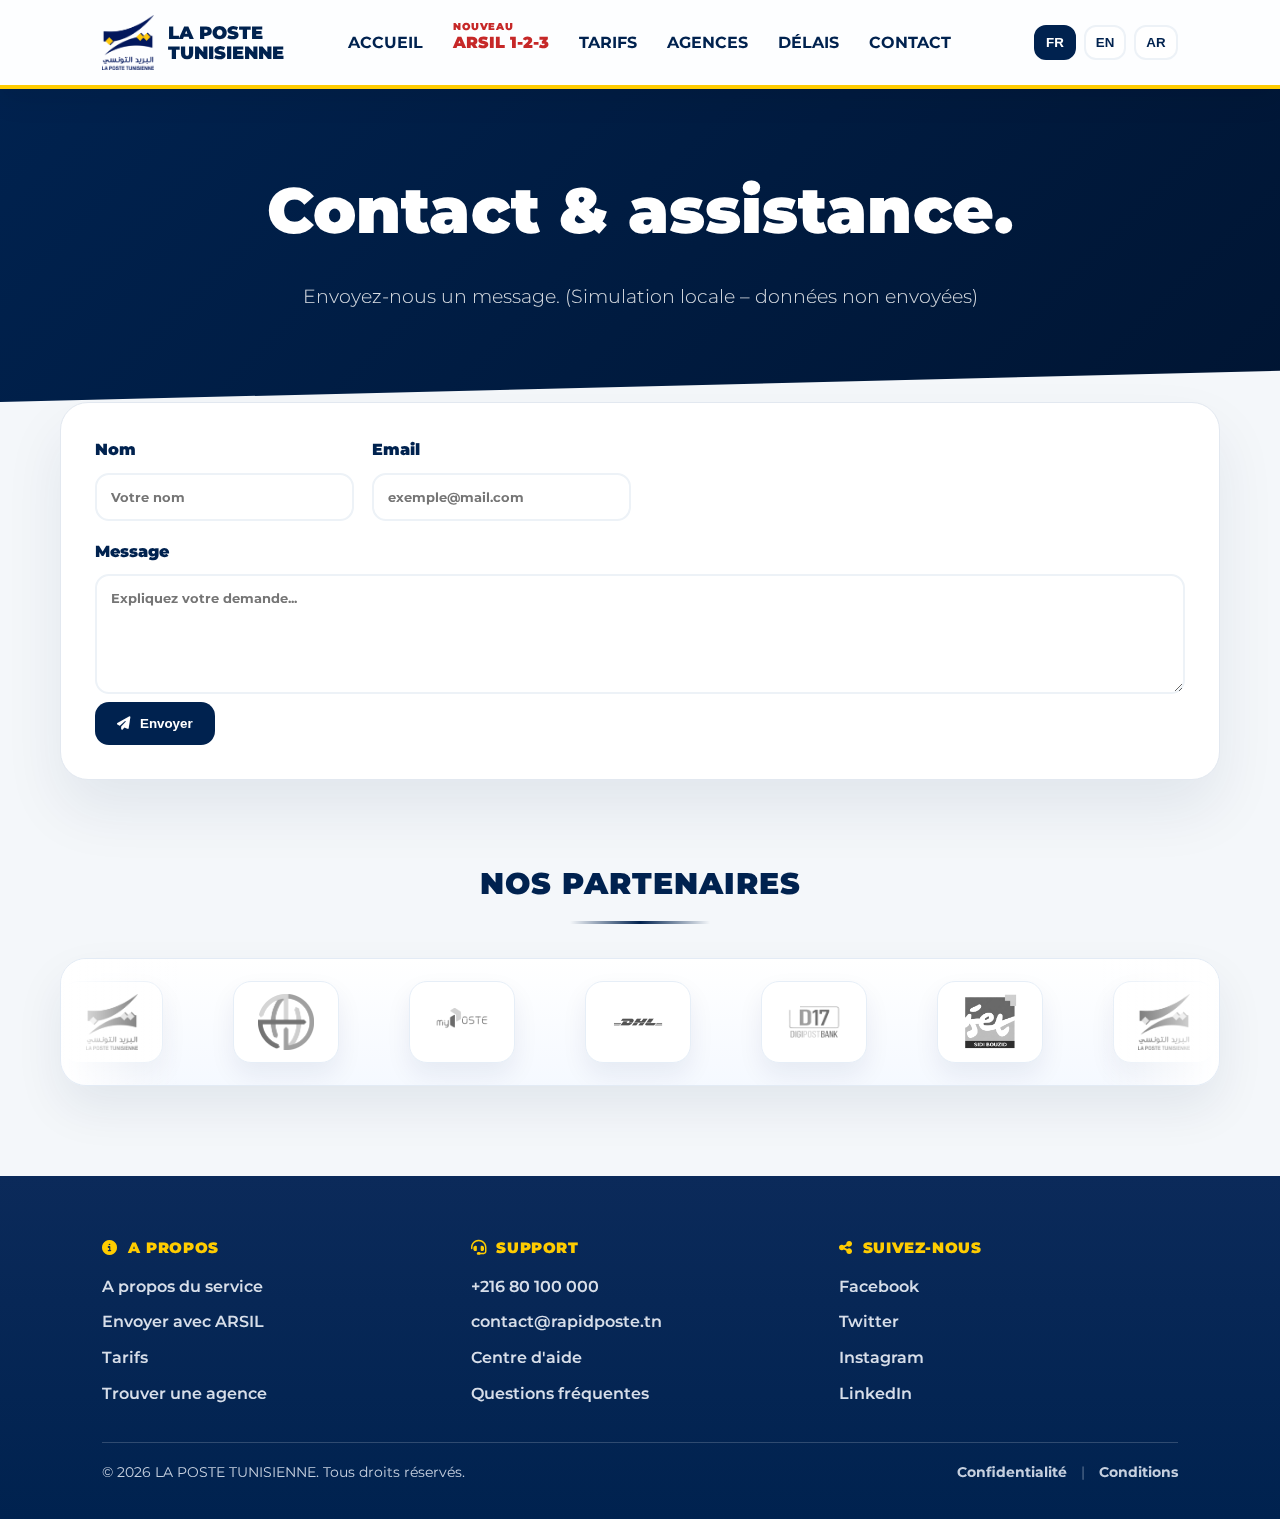
<file: pages/contact.html>
<!DOCTYPE html>
<html lang="fr">
<head>
  <meta charset="UTF-8" />
  <meta name="viewport" content="width=device-width, initial-scale=1.0" />
  <title data-i18n="contact_title">Contact | Rapid Poste</title>
  <link rel="stylesheet" href="../assets/css/style.css" />
  <link rel="stylesheet" href="https://cdnjs.cloudflare.com/ajax/libs/font-awesome/6.4.0/css/all.min.css" />
  <script src="../assets/js/lang.js" defer></script>
  <script src="../assets/js/script.js" defer></script>
</head>
<body>
<header>
  <div class="logo-box">
    <img src="../assets/images/partners/La_Poste_tunisienne_2011.svg.png" alt="La Poste Tunisienne" />
    <div class="brand-name">LA POSTE<br />TUNISIENNE</div>
  </div>
  </div>

  <button class="nav-toggle" type="button" aria-label="Menu" aria-expanded="false">
    <span></span>
    <span></span>
    <span></span>
  </button>

  <nav>
    <ul>
      <li><a href="../index.html"><span data-i18n="nav_home">ACCUEIL</span></a></li>
      <li><a href="arsil.html" class="nav-new"><span data-i18n="nav_arsil">ARSIL 1-2-3</span> <span class="nav-badge" data-i18n="badge_new">Nouveau</span></a></li>
      <li><a href="tarifs.html"><span data-i18n="nav_tarifs">TARIFS</span></a></li>
      <li><a href="agences.html"><span data-i18n="nav_agences">AGENCES</span></a></li>
      <li><a href="delais.html"><span data-i18n="nav_delais">DÉLAIS</span></a></li>
      <li><a class="active" href="contact.html"><span data-i18n="nav_contact">CONTACT</span></a></li>
    </ul>
  </nav>
  <div class="lang-switch" aria-label="Langue">
    <button type="button" class="lang-btn" data-lang="fr">FR</button>
    <button type="button" class="lang-btn" data-lang="en">EN</button>
    <button type="button" class="lang-btn" data-lang="ar">AR</button>
  </div>

</header>

<section class="hero hero-home" style="padding:70px 8% 90px;">
  <h1 data-i18n="ct_hero_title">Contact & assistance.</h1>
  <p data-i18n="ct_hero_sub">Envoyez-nous un message. (Enregistré en base – projet pédagogique)</p>
</section>

<section class="section" aria-label="Formulaire contact">
  <div class="form-card">
    <div class="form-grid">
      <div class="form-group">
        <label for="c_name" data-i18n="ct_label_name">Nom</label>
        <input id="c_name" type="text" data-i18n-placeholder="ct_name_ph" placeholder="Votre nom" />
      </div>
      <div class="form-group">
        <label for="c_email" data-i18n="ct_label_email">Email</label>
        <input id="c_email" type="email" data-i18n-placeholder="ct_email_ph" placeholder="exemple@mail.com" />
      </div>
      <div class="form-group" style="grid-column:1/-1;">
        <label for="c_msg" data-i18n="ct_label_message">Message</label>
        <textarea id="c_msg" data-i18n-placeholder="ct_message_ph" placeholder="Expliquez votre demande..."></textarea>
      </div>
    </div>

    <button class="btn-primary" type="button" onclick="sendContact()">
      <i class="fas fa-paper-plane"></i> <span data-i18n="ct_send">Envoyer</span>
    </button>

    <p id="contact_msg" class="form-msg" style="display:none;"></p>
  </div>
</section>


<section class="partners-section" data-i18n-aria="partners_aria">
  <div class="partners-head">
    <h2 data-i18n="partners_title">Nos partenaires</h2>
    <div class="partners-divider" aria-hidden="true"></div>
  </div>
  <div class="partners-slider" aria-hidden="true">
    <div class="partners-track">
    <div class="partners-group">
      <div class="partners-item"><img src="../assets/images/partners/La_Poste_tunisienne_2011.svg.png" alt="La Poste Tunisienne" /></div>
      <div class="partners-item"><img src="../assets/images/partners/LogoSwiftGPI.png" alt="Swift GPI" /></div>
      <div class="partners-item"><img src="../assets/images/partners/my poste logo.png" alt="My Poste" /></div>
      <div class="partners-item"><img src="../assets/images/partners/DHL logo.png" alt="DHL" /></div>
      <div class="partners-item"><img src="../assets/images/partners/D17 logo.png" alt="D17" /></div>
      <div class="partners-item"><img src="../assets/images/partners/iset.png" alt="ISET Sidi Bouzid" /></div>
    </div>
    <div class="partners-group" aria-hidden="true">
      <div class="partners-item"><img src="../assets/images/partners/La_Poste_tunisienne_2011.svg.png" alt="La Poste Tunisienne" /></div>
      <div class="partners-item"><img src="../assets/images/partners/LogoSwiftGPI.png" alt="Swift GPI" /></div>
      <div class="partners-item"><img src="../assets/images/partners/my poste logo.png" alt="My Poste" /></div>
      <div class="partners-item"><img src="../assets/images/partners/DHL logo.png" alt="DHL" /></div>
      <div class="partners-item"><img src="../assets/images/partners/D17 logo.png" alt="D17" /></div>
      <div class="partners-item"><img src="../assets/images/partners/iset.png" alt="ISET Sidi Bouzid" /></div>
    </div>
    </div>
  </div>
</section>

<footer class="site-footer">
  <div class="footer-grid">
    <div class="footer-col">
      <h4><i class="fas fa-circle-info"></i> <span data-i18n="footer_about">A PROPOS</span></h4>
      <ul>
        <li><a href="apropos.html" data-i18n="footer_about_link">A propos du service</a></li>
        <li><a href="arsil.html" data-i18n="footer_arsil_link">Envoyer avec ARSIL</a></li>
        <li><a href="tarifs.html" data-i18n="footer_tarifs_link">Tarifs</a></li>
        <li><a href="agences.html" data-i18n="footer_agences_link">Trouver une agence</a></li>
      </ul>
    </div>
    <div class="footer-col">
      <h4><i class="fas fa-headset"></i> <span data-i18n="footer_support">SUPPORT</span></h4>
      <ul>
        <li><a href="tel:+21680100000">+216 80 100 000</a></li>
        <li><a href="mailto:contact@rapidposte.tn">contact@rapidposte.tn</a></li>
        <li><a href="contact.html" data-i18n="footer_help_link">Centre d'aide</a></li>
        <li><a href="contact.html" data-i18n="footer_faq_link">Questions fréquentes</a></li>
      </ul>
    </div>
    <div class="footer-col">
      <h4><i class="fas fa-share-nodes"></i> <span data-i18n="footer_follow">SUIVEZ-NOUS</span></h4>
      <ul>
        <li><a href="#" rel="noopener">Facebook</a></li>
        <li><a href="#" rel="noopener">Twitter</a></li>
        <li><a href="#" rel="noopener">Instagram</a></li>
        <li><a href="#" rel="noopener">LinkedIn</a></li>
      </ul>
    </div>
  </div>
  <div class="footer-divider"></div>
  <div class="footer-bottom">    <div class="footer-copy" data-i18n="footer_copy">© 2026 LA POSTE TUNISIENNE. Tous droits réservés.</div>
    <div class="footer-links">
      <a href="#" data-i18n="footer_confidential">Confidentialité</a>
      <span class="sep">|</span>
      <a href="#" data-i18n="footer_conditions">Conditions</a>
    </div>
  </div>
</footer>
</body>
</html>
</file>
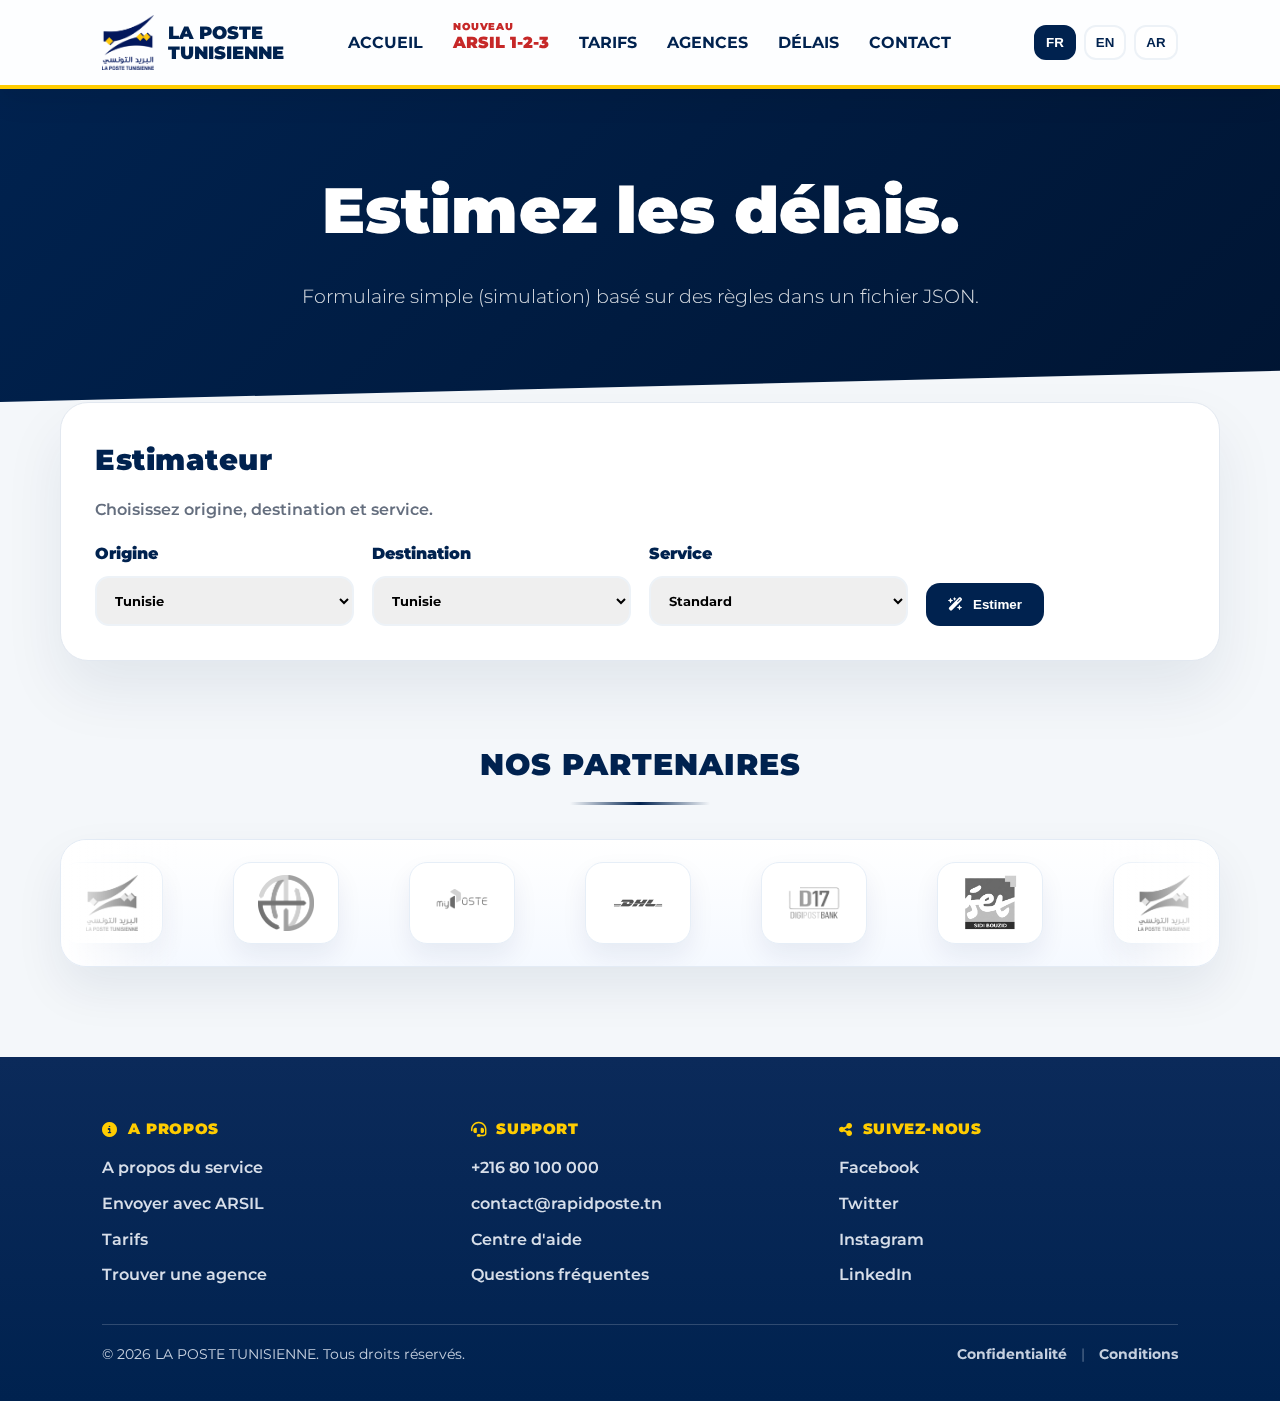
<file: pages/delais.html>
<!DOCTYPE html>
<html lang="fr">
<head>
  <meta charset="UTF-8" />
  <meta name="viewport" content="width=device-width, initial-scale=1.0" />
  <title data-i18n="delais_title">Délais | Rapid Poste</title>
  <link rel="stylesheet" href="../assets/css/style.css" />
  <link rel="stylesheet" href="https://cdnjs.cloudflare.com/ajax/libs/font-awesome/6.4.0/css/all.min.css" />
  <script src="../assets/js/lang.js" defer></script>
  <script src="../assets/js/script.js" defer></script>
</head>
<body>
<header>
  <div class="logo-box">
    <img src="../assets/images/partners/La_Poste_tunisienne_2011.svg.png" alt="La Poste Tunisienne" />
    <div class="brand-name">LA POSTE<br />TUNISIENNE</div>
  </div>
  </div>

  <button class="nav-toggle" type="button" aria-label="Menu" aria-expanded="false">
    <span></span>
    <span></span>
    <span></span>
  </button>

  <nav>
    <ul>
      <li><a href="../index.html"><span data-i18n="nav_home">ACCUEIL</span></a></li>
      <li><a href="arsil.html" class="nav-new"><span data-i18n="nav_arsil">ARSIL 1-2-3</span> <span class="nav-badge" data-i18n="badge_new">Nouveau</span></a></li>
      <li><a href="tarifs.html"><span data-i18n="nav_tarifs">TARIFS</span></a></li>
      <li><a href="agences.html"><span data-i18n="nav_agences">AGENCES</span></a></li>
      <li><a class="active" href="delais.html"><span data-i18n="nav_delais">DÉLAIS</span></a></li>
      <li><a href="contact.html"><span data-i18n="nav_contact">CONTACT</span></a></li>
    </ul>
  </nav>
  <div class="lang-switch" aria-label="Langue">
    <button type="button" class="lang-btn" data-lang="fr">FR</button>
    <button type="button" class="lang-btn" data-lang="en">EN</button>
    <button type="button" class="lang-btn" data-lang="ar">AR</button>
  </div>

</header>

<section class="hero hero-home" style="padding:70px 8% 90px;">
  <h1 data-i18n="dl_hero_title">Estimez les délais.</h1>
  <p data-i18n="dl_hero_sub">Formulaire simple (simulation) basé sur des règles stockées en base.</p>
</section>

<section class="section" data-i18n-aria="dl_section_aria" aria-label="Estimateur délais">
  <div class="form-card">
    <h2 class="section-title" style="margin-bottom:14px;" data-i18n="dl_title">Estimateur</h2>
    <p class="section-sub" style="margin-bottom:18px;" data-i18n="dl_sub">Choisissez origine, destination et service.</p>

    <div class="form-grid">
      <div class="form-group">
        <label for="origin" data-i18n="dl_origin">Origine</label>
        <select id="origin">
          <option value="Tunisie" data-i18n="dl_option_tn">Tunisie</option>
          <option value="Maghreb" data-i18n="dl_option_maghreb">Maghreb</option>
          <option value="Europe" data-i18n="dl_option_europe">Europe</option>
          <option value="USA/Canada/Asie" data-i18n="dl_option_usa">USA / Canada / Asie</option>
          <option value="Reste du monde" data-i18n="dl_option_world">Reste du monde</option>
        </select>
      </div>

      <div class="form-group">
        <label for="destination" data-i18n="dl_destination">Destination</label>
        <select id="destination">
          <option value="Tunisie" data-i18n="dl_option_tn">Tunisie</option>
          <option value="Maghreb" data-i18n="dl_option_maghreb">Maghreb</option>
          <option value="Europe" data-i18n="dl_option_europe">Europe</option>
          <option value="USA/Canada/Asie" data-i18n="dl_option_usa">USA / Canada / Asie</option>
          <option value="Reste du monde" data-i18n="dl_option_world">Reste du monde</option>
        </select>
      </div>

      <div class="form-group">
        <label for="service" data-i18n="dl_service">Service</label>
        <select id="service">
          <option value="Standard" data-i18n="dl_standard">Standard</option>
          <option value="Express" data-i18n="dl_express">Express</option>
        </select>
      </div>

      <div class="form-group" style="display:flex;align-items:end;">
        <button class="btn-primary" type="button" onclick="estimateDelais()">
          <i class="fas fa-wand-magic-sparkles"></i> <span data-i18n="dl_btn_estimate">Estimer</span>
        </button>
      </div>
    </div>

    <div id="delais_box" class="result-display" style="display:none; margin-top:22px;">
      <span class="label" data-i18n="dl_result_label">ESTIMATION</span>
      <span class="amount" id="delais_value">--</span>
      <p id="delais_details" style="opacity:.7;margin-top:10px;font-weight:700;"></p>
    </div>

    <p id="delais_msg" class="form-msg" style="display:none;"></p>
  </div>
</section>


<section class="partners-section" data-i18n-aria="partners_aria">
  <div class="partners-head">
    <h2 data-i18n="partners_title">Nos partenaires</h2>
    <div class="partners-divider" aria-hidden="true"></div>
  </div>
  <div class="partners-slider" aria-hidden="true">
    <div class="partners-track">
    <div class="partners-group">
      <div class="partners-item"><img src="../assets/images/partners/La_Poste_tunisienne_2011.svg.png" alt="La Poste Tunisienne" /></div>
      <div class="partners-item"><img src="../assets/images/partners/LogoSwiftGPI.png" alt="Swift GPI" /></div>
      <div class="partners-item"><img src="../assets/images/partners/my poste logo.png" alt="My Poste" /></div>
      <div class="partners-item"><img src="../assets/images/partners/DHL logo.png" alt="DHL" /></div>
      <div class="partners-item"><img src="../assets/images/partners/D17 logo.png" alt="D17" /></div>
      <div class="partners-item"><img src="../assets/images/partners/iset.png" alt="ISET Sidi Bouzid" /></div>
    </div>
    <div class="partners-group" aria-hidden="true">
      <div class="partners-item"><img src="../assets/images/partners/La_Poste_tunisienne_2011.svg.png" alt="La Poste Tunisienne" /></div>
      <div class="partners-item"><img src="../assets/images/partners/LogoSwiftGPI.png" alt="Swift GPI" /></div>
      <div class="partners-item"><img src="../assets/images/partners/my poste logo.png" alt="My Poste" /></div>
      <div class="partners-item"><img src="../assets/images/partners/DHL logo.png" alt="DHL" /></div>
      <div class="partners-item"><img src="../assets/images/partners/D17 logo.png" alt="D17" /></div>
      <div class="partners-item"><img src="../assets/images/partners/iset.png" alt="ISET Sidi Bouzid" /></div>
    </div>
    </div>
  </div>
</section>

<footer class="site-footer">
  <div class="footer-grid">
    <div class="footer-col">
      <h4><i class="fas fa-circle-info"></i> <span data-i18n="footer_about">A PROPOS</span></h4>
      <ul>
        <li><a href="apropos.html" data-i18n="footer_about_link">A propos du service</a></li>
        <li><a href="arsil.html" data-i18n="footer_arsil_link">Envoyer avec ARSIL</a></li>
        <li><a href="tarifs.html" data-i18n="footer_tarifs_link">Tarifs</a></li>
        <li><a href="agences.html" data-i18n="footer_agences_link">Trouver une agence</a></li>
      </ul>
    </div>
    <div class="footer-col">
      <h4><i class="fas fa-headset"></i> <span data-i18n="footer_support">SUPPORT</span></h4>
      <ul>
        <li><a href="tel:+21680100000">+216 80 100 000</a></li>
        <li><a href="mailto:contact@rapidposte.tn">contact@rapidposte.tn</a></li>
        <li><a href="contact.html" data-i18n="footer_help_link">Centre d'aide</a></li>
        <li><a href="contact.html" data-i18n="footer_faq_link">Questions fréquentes</a></li>
      </ul>
    </div>
    <div class="footer-col">
      <h4><i class="fas fa-share-nodes"></i> <span data-i18n="footer_follow">SUIVEZ-NOUS</span></h4>
      <ul>
        <li><a href="#" rel="noopener">Facebook</a></li>
        <li><a href="#" rel="noopener">Twitter</a></li>
        <li><a href="#" rel="noopener">Instagram</a></li>
        <li><a href="#" rel="noopener">LinkedIn</a></li>
      </ul>
    </div>
  </div>
  <div class="footer-divider"></div>
  <div class="footer-bottom">    <div class="footer-copy" data-i18n="footer_copy">© 2026 LA POSTE TUNISIENNE. Tous droits réservés.</div>
    <div class="footer-links">
      <a href="#" data-i18n="footer_confidential">Confidentialité</a>
      <span class="sep">|</span>
      <a href="#" data-i18n="footer_conditions">Conditions</a>
    </div>
  </div>
</footer>
</body>
</html>
</file>
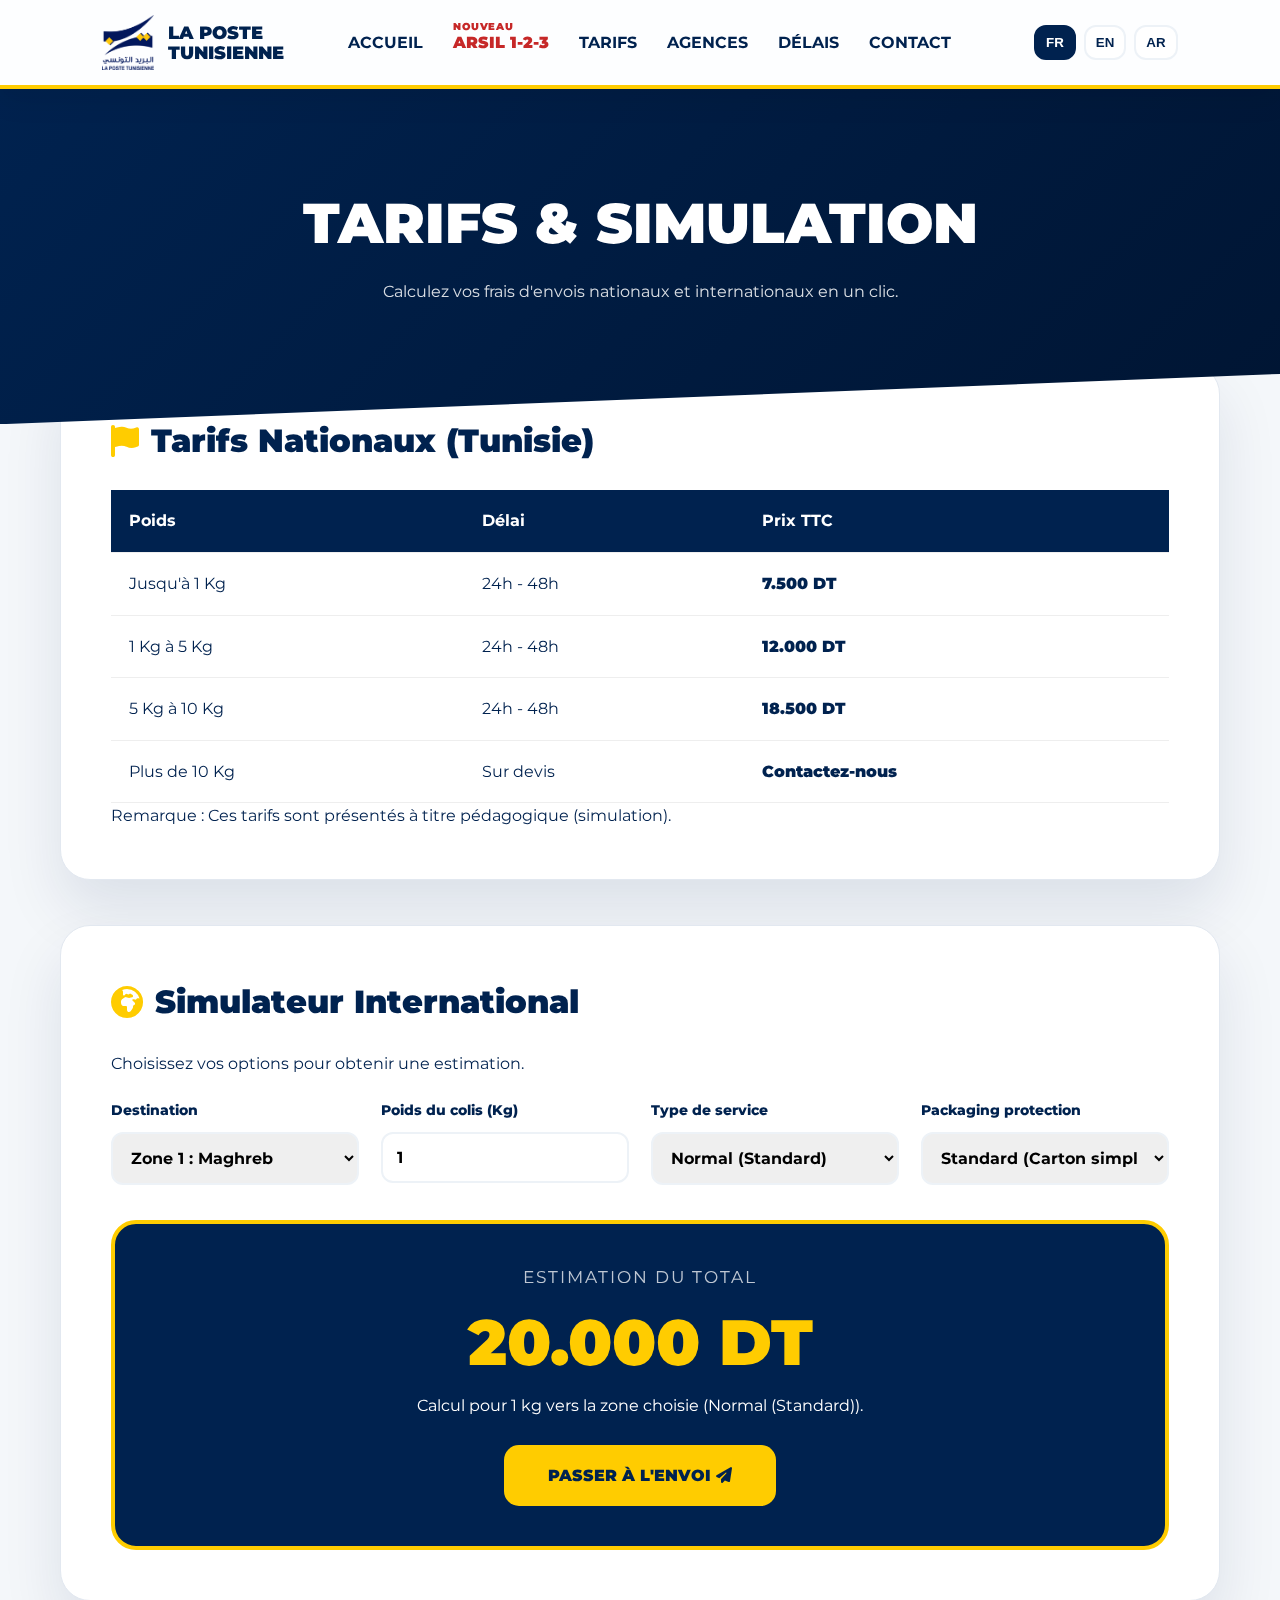
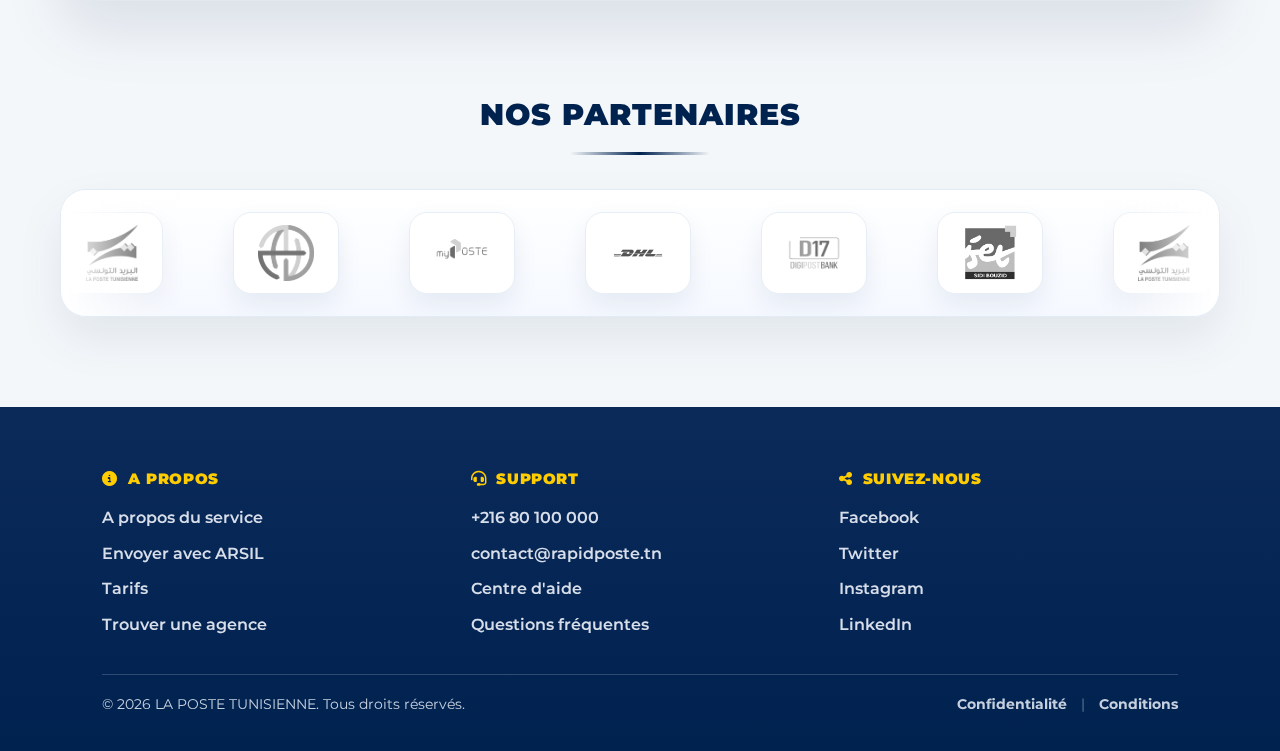
<file: pages/tarifs.html>
<!DOCTYPE html>
<html lang="fr">
<head>
  <meta charset="UTF-8" />
  <meta name="viewport" content="width=device-width, initial-scale=1.0" />
  <title data-i18n="tarifs_title">Tarifs & Simulateur | La Poste Tunisienne</title>
  <link rel="stylesheet" href="../assets/css/style.css" />
  <link rel="stylesheet" href="https://cdnjs.cloudflare.com/ajax/libs/font-awesome/6.4.0/css/all.min.css" />
  <script src="../assets/js/lang.js" defer></script>
  <script src="../assets/js/script.js" defer></script>
</head>
<body>

<header>
  <div class="logo-box">
    <img src="../assets/images/partners/La_Poste_tunisienne_2011.svg.png" alt="La Poste Tunisienne" />
    <div class="brand-name">LA POSTE<br />TUNISIENNE</div>
  </div>

  <button class="nav-toggle" type="button" aria-label="Menu" aria-expanded="false">
    <span></span>
    <span></span>
    <span></span>
  </button>

  <nav>
    <ul>
      <li><a href="../index.html"><span data-i18n="nav_home">ACCUEIL</span></a></li>
      <li><a href="arsil.html" class="nav-new"><span data-i18n="nav_arsil">ARSIL 1-2-3</span> <span class="nav-badge" data-i18n="badge_new">Nouveau</span></a></li>
      <li><a class="active" href="tarifs.html"><span data-i18n="nav_tarifs">TARIFS</span></a></li>
      <li><a href="agences.html"><span data-i18n="nav_agences">AGENCES</span></a></li>
      <li><a href="delais.html"><span data-i18n="nav_delais">DÉLAIS</span></a></li>
      <li><a href="contact.html"><span data-i18n="nav_contact">CONTACT</span></a></li>
    </ul>
  </nav>
  <div class="lang-switch" aria-label="Langue">
    <button type="button" class="lang-btn" data-lang="fr">FR</button>
    <button type="button" class="lang-btn" data-lang="en">EN</button>
    <button type="button" class="lang-btn" data-lang="ar">AR</button>
  </div>

</header>

<section class="hero hero-tarifs">
  <h1 data-i18n="tf_hero_title">Tarifs & Simulation</h1>
  <p data-i18n="tf_hero_sub">Calculez vos frais d'envois nationaux et internationaux en un clic.</p>
</section>

<main class="main-container">
  <div class="card">
    <h2><i class="fas fa-flag"></i> <span data-i18n="tr_nat">Tarifs Nationaux (Tunisie)</span></h2>
    <table>
      <thead>
        <tr>
          <th data-i18n="tr_weight">Poids</th>
          <th data-i18n="tr_delay">Délai</th>
          <th data-i18n="tr_price">Prix TTC</th>
        </tr>
      </thead>
      <tbody>
        <tr>
          <td data-i18n="tr_row1_weight">Jusqu'à 1 Kg</td>
          <td data-i18n="tr_row_delay_24">24h - 48h</td>
          <td class="price-tag">7.500 DT</td>
        </tr>
        <tr>
          <td data-i18n="tr_row2_weight">1 Kg à 5 Kg</td>
          <td data-i18n="tr_row_delay_24">24h - 48h</td>
          <td class="price-tag">12.000 DT</td>
        </tr>
        <tr>
          <td data-i18n="tr_row3_weight">5 Kg à 10 Kg</td>
          <td data-i18n="tr_row_delay_24">24h - 48h</td>
          <td class="price-tag">18.500 DT</td>
        </tr>
        <tr>
          <td data-i18n="tr_row4_weight">Plus de 10 Kg</td>
          <td data-i18n="tr_row4_delay">Sur devis</td>
          <td class="price-tag" data-i18n="tr_row4_price">Contactez-nous</td>
        </tr>
      </tbody>
    </table>

    <p class="note" data-i18n="tr_note">Remarque : Ces tarifs sont présentés à titre pédagogique (simulation).</p>
  </div>

  <div class="card">
    <h2><i class="fas fa-globe-africa"></i> <span data-i18n="tr_int">Simulateur International</span></h2>
    <p class="muted" data-i18n="tf_int_sub">Choisissez vos options pour obtenir une estimation.</p>

    <div class="calc-grid">
      <div class="input-group">
        <label for="zone" data-i18n="tf_dest_label">Destination</label>
        <select id="zone">
          <option value="20" data-i18n="tf_zone1">Zone 1 : Maghreb</option>
          <option value="45" data-i18n="tf_zone2">Zone 2 : Europe</option>
          <option value="80" data-i18n="tf_zone3">Zone 3 : USA / Canada / Asie</option>
          <option value="110" data-i18n="tf_zone4">Zone 4 : Reste du monde</option>
        </select>
      </div>

      <div class="input-group">
        <label for="poids" data-i18n="tf_weight_label">Poids du colis (Kg)</label>
        <input type="number" id="poids" value="1" min="1" />
      </div>

      <div class="input-group">
        <label for="vitesse" data-i18n="tf_service_label">Type de service</label>
        <select id="vitesse">
          <option value="1" data-i18n="tf_service_normal">Normal (Standard)</option>
          <option value="1.6" data-i18n="tf_service_express">Express (Rapide) +60%</option>
        </select>
      </div>

      <div class="input-group">
        <label for="packing" data-i18n="tf_pack_label">Packaging protection</label>
        <select id="packing">
          <option value="0" data-i18n="tf_pack_standard">Standard (Carton simple)</option>
          <option value="25" data-i18n="tf_pack_premium">Premium (Ultra-sécurisé) +25 DT</option>
        </select>
      </div>
    </div>

    <div class="result-display" id="result-box">
      <span class="label" data-i18n="tf_result_label">ESTIMATION DU TOTAL</span>
      <span class="amount" id="total-price">-- DT</span>
      <p id="details" class="muted" data-i18n="tf_result_hint">Modifiez les champs pour recalculer.</p>
      <a href="arsil.html" class="btn-arsil"><span data-i18n="tf_result_btn">Passer à l'envoi</span> <i class="fas fa-paper-plane"></i></a>
    </div>
  </div>
</main>


<section class="partners-section" data-i18n-aria="partners_aria">
  <div class="partners-head">
    <h2 data-i18n="partners_title">Nos partenaires</h2>
    <div class="partners-divider" aria-hidden="true"></div>
  </div>
  <div class="partners-slider" aria-hidden="true">
    <div class="partners-track">
    <div class="partners-group">
      <div class="partners-item"><img src="../assets/images/partners/La_Poste_tunisienne_2011.svg.png" alt="La Poste Tunisienne" /></div>
      <div class="partners-item"><img src="../assets/images/partners/LogoSwiftGPI.png" alt="Swift GPI" /></div>
      <div class="partners-item"><img src="../assets/images/partners/my poste logo.png" alt="My Poste" /></div>
      <div class="partners-item"><img src="../assets/images/partners/DHL logo.png" alt="DHL" /></div>
      <div class="partners-item"><img src="../assets/images/partners/D17 logo.png" alt="D17" /></div>
      <div class="partners-item"><img src="../assets/images/partners/iset.png" alt="ISET Sidi Bouzid" /></div>
    </div>
    <div class="partners-group" aria-hidden="true">
      <div class="partners-item"><img src="../assets/images/partners/La_Poste_tunisienne_2011.svg.png" alt="La Poste Tunisienne" /></div>
      <div class="partners-item"><img src="../assets/images/partners/LogoSwiftGPI.png" alt="Swift GPI" /></div>
      <div class="partners-item"><img src="../assets/images/partners/my poste logo.png" alt="My Poste" /></div>
      <div class="partners-item"><img src="../assets/images/partners/DHL logo.png" alt="DHL" /></div>
      <div class="partners-item"><img src="../assets/images/partners/D17 logo.png" alt="D17" /></div>
      <div class="partners-item"><img src="../assets/images/partners/iset.png" alt="ISET Sidi Bouzid" /></div>
    </div>
    </div>
  </div>
</section>

<footer class="site-footer">
  <div class="footer-grid">
    <div class="footer-col">
      <h4><i class="fas fa-circle-info"></i> <span data-i18n="footer_about">A PROPOS</span></h4>
      <ul>
        <li><a href="apropos.html" data-i18n="footer_about_link">A propos du service</a></li>
        <li><a href="arsil.html" data-i18n="footer_arsil_link">Envoyer avec ARSIL</a></li>
        <li><a href="tarifs.html" data-i18n="footer_tarifs_link">Tarifs</a></li>
        <li><a href="agences.html" data-i18n="footer_agences_link">Trouver une agence</a></li>
      </ul>
    </div>
    <div class="footer-col">
      <h4><i class="fas fa-headset"></i> <span data-i18n="footer_support">SUPPORT</span></h4>
      <ul>
        <li><a href="tel:+21680100000">+216 80 100 000</a></li>
        <li><a href="mailto:contact@rapidposte.tn">contact@rapidposte.tn</a></li>
        <li><a href="contact.html" data-i18n="footer_help_link">Centre d'aide</a></li>
        <li><a href="contact.html" data-i18n="footer_faq_link">Questions fréquentes</a></li>
      </ul>
    </div>
    <div class="footer-col">
      <h4><i class="fas fa-share-nodes"></i> <span data-i18n="footer_follow">SUIVEZ-NOUS</span></h4>
      <ul>
        <li><a href="#" rel="noopener">Facebook</a></li>
        <li><a href="#" rel="noopener">Twitter</a></li>
        <li><a href="#" rel="noopener">Instagram</a></li>
        <li><a href="#" rel="noopener">LinkedIn</a></li>
      </ul>
    </div>
  </div>
  <div class="footer-divider"></div>
  <div class="footer-bottom">    <div class="footer-copy" data-i18n="footer_copy">© 2026 LA POSTE TUNISIENNE. Tous droits réservés.</div>
    <div class="footer-links">
      <a href="#" data-i18n="footer_confidential">Confidentialité</a>
      <span class="sep">|</span>
      <a href="#" data-i18n="footer_conditions">Conditions</a>
    </div>
  </div>
</footer>

</body>
</html>
</file>
<file: assets/css/style.css>
@import url('https://fonts.googleapis.com/css2?family=Montserrat:wght@300;500;700;900&family=Plus+Jakarta+Sans:wght@400;600;700;800&display=swap');

:root{
  --poste-blue:#00224f;
  --poste-yellow:#ffcc00;
  --off-white:#f4f7fa;
  --pure-white:#ffffff;
  --text-grey:#4a5568;
  --success-green:#27ae60;
  --danger-red:#e74c3c;
}

*{margin:0;padding:0;box-sizing:border-box;}

body{
  font-family:'Montserrat',sans-serif;
  background:var(--off-white);
  color:var(--poste-blue);
  line-height:1.6;
}

/* loading overlay (GSAP) */
.loading-page{
  position:fixed;
  inset:0;
  background:#ffffff;
  z-index:1200;
  display:flex;
  flex-direction:column;
  align-items:center;
  justify-content:center;
  gap:18px;
}
.loading-page::before,
.loading-page::after{
  content:"";
  position:absolute;
  left:0;
  right:0;
  height:6px;
  background:linear-gradient(90deg, #ffcc00 0%, #ffd633 50%, #ffcc00 100%);
}
.loading-page::before{top:0;}
.loading-page::after{bottom:0;}
.loading-logo{
  width: 220px;
  object-fit:contain;
  filter: drop-shadow(0 10px 18px rgba(0, 34, 79, 0.18));
}
.name-container{height:30px;overflow:hidden;}
.logo-name{
  color:var(--poste-blue);
  font-size:22px;
  letter-spacing:6px;
  text-transform:uppercase;
  font-weight:900;
}

/* Header */
header{
  background:rgba(255,255,255,0.82);
  padding:15px 8%;
  display:flex;
  justify-content:space-between;
  align-items:center;
  border-bottom:4px solid var(--poste-yellow);
  position:sticky;
  top:0;
  z-index:1000;
  box-shadow:0 10px 30px rgba(0,0,0,0.08);
  backdrop-filter:blur(10px) saturate(140%);
  -webkit-backdrop-filter:blur(10px) saturate(140%);
  transition:transform .25s ease;
}
header.header-hidden{transform:translateY(-110%);}

.logo-box{display:flex;align-items:center;gap:14px;}
.logo-box img{height:55px;}
.brand-name{font-weight:900;font-size:1.1rem;line-height:1.1;}

.nav-toggle{
  display:none;
  width:42px;
  height:36px;
  border-radius:6px;
  border:none;
  background:#ffffff;
  cursor:pointer;
  flex-direction:column;
  align-items:center;
  justify-content:center;
  padding:6px;
  gap:5px;
  transition:.2s;
  box-shadow:none;
}
.nav-toggle span{
  display:block;
  width:22px;
  height:2px;
  background:var(--poste-blue);
  border-radius:2px;
  transition:.2s;
}
.nav-toggle:hover{background:#fff;}
body.nav-open .nav-toggle span:nth-child(1){transform:translateY(6px) rotate(45deg);}
body.nav-open .nav-toggle span:nth-child(2){opacity:0;}
body.nav-open .nav-toggle span:nth-child(3){transform:translateY(-6px) rotate(-45deg);}

nav ul{display:flex;list-style:none;gap:30px;flex-wrap:wrap;justify-content:center;}
nav ul li{white-space:nowrap;}
nav ul li a{text-decoration:none;color:var(--poste-blue);font-weight:700;transition:.2s;}
nav ul li a:hover{color:var(--poste-yellow);}

/* Language switch */
.lang-switch{display:flex;gap:8px;align-items:center;margin-left:18px;}
.lang-btn{background:#fff;border:2px solid #edf2f7;border-radius:12px;padding:8px 10px;font-weight:900;cursor:pointer;transition:.2s;color:var(--poste-blue);}
.lang-btn:hover{border-color:var(--poste-yellow);}
.lang-btn.active{background:var(--poste-blue);color:#fff;border-color:var(--poste-blue);}

/* highlight new service (ARSIL) */
nav ul li a.nav-new{
  position:relative;
  padding-right:0;
  color:#c62828;
  font-weight:900;
  animation:navBreath 2.6s ease-in-out infinite;
}
.nav-badge{
  position:absolute;
  left:0;
  top:-14px;
  background:transparent;
  color:#c62828;
  font-size:.62rem;
  font-weight:900;
  letter-spacing:.8px;
  text-transform:uppercase;
  padding:0;
}
nav ul li a.nav-new::after{content:none;}
nav ul li a.nav-new:hover{color:#a61f1f;}

@keyframes navBreath{
  0%,100%{transform:scale(1);text-shadow:0 0 0 rgba(198,40,40,0);}
  50%{transform:scale(1.04);text-shadow:0 6px 14px rgba(198,40,40,.25);}
}

/* Hero sections */
.hero-home,
.hero-arsil,
.hero-tarifs{
  background:linear-gradient(135deg,var(--poste-blue) 0%, #001533 100%);
  color:#fff;
  text-align:center;
  padding:90px 8% 120px;
  position:relative;
  overflow:hidden;
}

.hero-home{clip-path:polygon(0 0,100% 0,100% 90%,0 100%);}
.hero-arsil{clip-path:polygon(0 0,100% 0,100% 85%,0 100%);}
.hero-tarifs{clip-path:polygon(0 0,100% 0,100% 85%,0 100%);}

.hero-home h1{font-size:clamp(2.4rem,6vw,4rem);font-weight:900;margin-bottom:20px;}
.hero-home p{font-size:1.2rem;opacity:.85;max-width:780px;margin:0 auto;font-weight:300;}

/* Hero slider (publicites) */
.hero-slider{padding:0;display:block;}
.hero-slider .hero-slides{position:relative;min-height:360px;overflow:hidden;}
.hero-slider .hero-slide{
  position:absolute;
  inset:0;
  opacity:0;
  transform:scale(1.03);
  transition:opacity .9s ease-in-out, transform 1.1s ease-in-out;
  display:flex;
  align-items:center;
  justify-content:center;
  text-align:center;
}
.hero-slider .hero-slide.active{opacity:1;transform:scale(1);z-index:1;}
.hero-slider .hero-slide img{
  position:absolute;
  inset:0;
  width:100%;
  height:100%;
  object-fit:cover;
  filter:saturate(1.05) contrast(1.02);
}
.hero-slider .hero-slide::after{
  content:"";
  position:absolute;
  inset:0;
  background:linear-gradient(135deg, rgba(0,34,79,0.88) 0%, rgba(0,21,51,0.78) 100%);
}
.hero-slider .hero-content{
  position:relative;
  z-index:2;
  padding:55px 8% 75px;
  margin-top:-25px;
  min-height:360px;
  max-width:900px;
  font-family:'Plus Jakarta Sans','Montserrat',sans-serif;
  text-shadow:0 10px 24px rgba(0,0,0,0.35);
  animation:heroReveal .9s ease-out both;
  display:flex;
  flex-direction:column;
  align-items:center;
  justify-content:center;
  text-align:center;
}
.hero-slider .hero-kicker{
  display:inline-block;
  padding:6px 14px;
  border-radius:999px;
  border:1px solid rgba(255,255,255,0.35);
  font-size:.75rem;
  letter-spacing:1.6px;
  text-transform:uppercase;
  font-weight:800;
  margin-bottom:14px;
  color:#fff;
  background:rgba(0,34,79,0.35);
}
.hero-slider h1{
  font-size:60px;
  font-weight:800;
  letter-spacing:.2px;
  line-height:1.05;
  margin-bottom:16px;

}
.hero-slider p{
  font-size:1.2rem;
  opacity:.92;
  max-width:800px;
  margin:0 auto;
  font-weight:500;
  line-height:1.65;
}
.hero-slider .hero-nowrap{white-space:nowrap;}
.hero-title-nowrap{white-space:nowrap;}

.hero-slider .hero-nav{
  position:absolute;
  top:50%;
  transform:translateY(-50%);
  background:rgba(255,255,255,0.15);
  border:1px solid rgba(255,255,255,0.4);
  color:#fff;
  width:46px;
  height:46px;
  border-radius:50%;
  display:flex;
  align-items:center;
  justify-content:center;
  cursor:pointer;
  transition:.2s;
  z-index:3;
}
.hero-slider .hero-nav:hover{background:rgba(255,255,255,0.3);}
.hero-slider .hero-nav.prev{left:22px;}
.hero-slider .hero-nav.next{right:22px;}

.hero-slider .hero-dots{
  position:absolute;
  bottom:26px;
  left:50%;
  transform:translateX(-50%);
  display:flex;
  gap:10px;
  z-index:3;
}
.hero-slider .hero-dot{
  width:10px;
  height:10px;
  border-radius:999px;
  border:none;
  background:rgba(255,255,255,0.4);
  cursor:pointer;
  transition:.2s;
}
.hero-slider .hero-dot.active{background:var(--poste-yellow);}

.hero-arsil h1{font-size:clamp(3rem,10vw,7rem);font-weight:900;letter-spacing:-2px;text-transform:uppercase;}
.hero-arsil h1 span{display:block;color:var(--poste-yellow);font-size:.36em;letter-spacing:18px;margin-top:10px;}
.hero-arsil p{font-size:1.35rem;opacity:.9;max-width:860px;margin:25px auto 0;font-weight:300;border-top:1px solid rgba(255,204,0,0.35);padding-top:22px;}

.hero-tarifs h1{font-size:clamp(2.6rem,6vw,3.5rem);font-weight:900;margin-bottom:10px;text-transform:uppercase;}
.hero-tarifs p{opacity:.85;}

/* Tracking card */
.search-container{max-width:900px;margin:-70px auto 90px;padding:0 20px;}
.track-card{
  background:linear-gradient(180deg,#fff 0%, #f9fbff 100%);
  padding:65px;
  border-radius:30px;
  box-shadow:0 40px 80px rgba(0,34,79,0.12);
  text-align:center;
  border:1px solid #e2e8f0;
  position:relative;
  overflow:hidden;
}
.track-card::before{
  content:"";
  position:absolute;
  top:-140px;
  left:-80px;
  width:320px;
  height:320px;
  border-radius:50%;
  background:radial-gradient(circle at 30% 30%, rgba(255,204,0,0.35), rgba(255,204,0,0) 70%);
  opacity:.7;
}
.track-card::after{
  content:"";
  position:absolute;
  right:-120px;
  bottom:-120px;
  width:320px;
  height:320px;
  border-radius:50%;
  background:radial-gradient(circle at 50% 50%, rgba(0,34,79,0.18), rgba(0,34,79,0) 70%);
  opacity:.5;
}
.track-card > *{position:relative;z-index:1;}
.track-card h2{font-weight:900;margin-bottom:25px;font-size:1.8rem;text-transform:uppercase;}
.track-intro h2{margin-bottom:12px;font-size:2rem;letter-spacing:.6px;}
.track-title h2{margin-bottom:8px;}
.track-intro{max-width:760px;margin:0 auto 24px;}
.track-kicker{
  display:inline-flex;
  align-items:center;
  gap:8px;
  padding:6px 16px;
  border-radius:999px;
  border:1px solid rgba(0,34,79,0.2);
  background:rgba(0,34,79,0.06);
  font-size:.7rem;
  letter-spacing:2px;
  text-transform:uppercase;
  font-weight:900;
}
.track-lede{margin-top:16px;color:var(--text-grey);font-weight:600;font-size:1.02rem;line-height:1.75;}
.track-rule{
  height:1px;
  max-width:540px;
  margin:22px auto 26px;
  background:linear-gradient(90deg, rgba(0,34,79,0), rgba(0,34,79,0.25), rgba(0,34,79,0));
}
.track-title{margin-bottom:18px;}
.track-help{color:var(--text-grey);font-weight:700;}

.search-bar{
  display:flex;
  gap:12px;
  background:#f8fafc;
  padding:10px;
  border-radius:20px;
  border:2px solid #edf2f7;
  transition:.2s;
}
.search-bar:focus-within{border-color:var(--poste-yellow);background:#fff;box-shadow:0 12px 24px rgba(0,34,79,0.08);}

.search-bar input{
  flex:1;
  border:none;
  background:transparent;
  padding:15px;
  font-size:1.1rem;
  font-family:inherit;
  font-weight:700;
  outline:none;
  color:var(--poste-blue);
}

.btn-track{
  background:var(--poste-blue);
  color:#fff;
  border:none;
  padding:0 38px;
  border-radius:15px;
  font-weight:800;
  cursor:pointer;
  transition:.2s;
  display:flex;
  align-items:center;
  gap:10px;
}
.btn-track:hover{background:var(--poste-yellow);color:var(--poste-blue);box-shadow:0 10px 24px rgba(255,204,0,0.35);}

/* Result */
#track_result{display:none;margin-top:40px;}
.result-box{
  text-align:left;
  padding:34px;
  background:linear-gradient(180deg,#fff 0%,#f8fbff 100%);
  border-radius:22px;
  border:1px solid #e7eef6;
  box-shadow:0 26px 60px rgba(0,34,79,0.12);
  animation:fadeUp .45s ease-out;
  position:relative;
  overflow:hidden;
}
.result-box::before{
  content:"";
  position:absolute;
  inset:0 0 auto 0;
  height:6px;
  background:linear-gradient(90deg,var(--poste-yellow),#ffe28a);
}
.result-head{
  display:flex;
  align-items:flex-start;
  justify-content:space-between;
  gap:20px;
  margin-bottom:18px;
}
.result-icon{
  font-size:2.4rem;
  color:var(--poste-blue);
  opacity:.15;
}

.status-badge{
  background:var(--poste-blue);
  color:#fff;
  padding:8px 15px;
  border-radius:8px;
  font-size:.8rem;
  font-weight:800;
  display:inline-block;
  margin-bottom:10px;
}

#res_status{font-size:2rem;font-weight:900;color:var(--poste-blue);margin-top:8px;}
#res_client{font-weight:700;opacity:.75;margin-top:6px;}
#res_date{margin-top:18px;font-size:.85rem;opacity:.7;font-weight:700;border-top:1px solid #e9eef5;padding-top:15px;}

#error_msg{color:var(--danger-red);margin-top:18px;font-weight:800;display:none;}

/* Timeline */
.timeline{position:relative;padding-left:30px;border-left:2px solid #e2e8f0;margin:26px 0 0 10px;}
.step{position:relative;margin-bottom:26px;opacity:.4;transition:.35s;}
.step.active{opacity:1 !important;}
.step .dot{
  position:absolute;
  left:-39px;
  top:5px;
  width:16px;
  height:16px;
  background:#cbd5e0;
  border-radius:50%;
  border:3px solid #fff;
}
.step.active .dot{background:var(--poste-yellow);box-shadow:0 0 0 6px rgba(255,204,0,0.18);}
.step.current .dot{
  box-shadow:0 0 0 6px rgba(255,204,0,0.22),0 0 16px rgba(255,204,0,0.8);
  animation:pulseDot 1.2s ease-in-out infinite;
}
.step.current .dot::after{
  content:"";
  position:absolute;
  inset:-8px;
  border-radius:50%;
  border:2px solid rgba(255,204,0,0.45);
  animation:pulseRing 1.2s ease-out infinite;
}
.step .label{font-weight:900;color:var(--poste-blue);letter-spacing:.2px;}
.step .sub{font-size:.95rem;color:#718096;}

/* History list */
.history-box{margin-top:28px;}
.history-box h4{font-size:1.05rem;font-weight:900;margin-bottom:10px;}
.history-list{list-style:none;border:1px solid #eef2f7;border-radius:16px;overflow:hidden;background:#fff;}
.history-list li{display:flex;gap:12px;align-items:flex-start;padding:14px 16px;border-bottom:1px solid #eef2f7;background:#fff;}
.history-list li:last-child{border-bottom:none;}
.history-item{display:flex;align-items:center;justify-content:space-between;}
.history-left{display:flex;flex-direction:column;gap:4px;}
.history-right{font-weight:800;color:var(--poste-blue);opacity:.8;font-size:.9rem;}
.history-status{font-weight:900;color:var(--poste-blue);}
.history-office{font-weight:600;color:#718096;}
.history-date{min-width:165px;font-weight:800;color:var(--poste-blue);opacity:.85;font-size:.9rem;}
.history-text{flex:1;color:var(--text-grey);font-weight:600;font-size:.95rem;}

/* Services grid */
.services-grid{max-width:1200px;margin:0 auto 90px;display:grid;grid-template-columns:repeat(auto-fit,minmax(280px,1fr));gap:30px;padding:0 20px;}

/* Ads (publicités) */
.ad-title{
  text-align:center;
  font-size:2rem;
  font-weight:900;
  margin:0 0 40px;
  text-transform:uppercase;
  letter-spacing:1px;
  color:var(--poste-blue);
}
.ads-wrap{max-width:1200px;margin:0 auto 90px;padding:0 20px;}
.ads-grid{display:grid;grid-template-columns:repeat(auto-fit,minmax(320px,1fr));gap:30px;}
.ad-slot{background:#fff;border:1px solid #e2e8f0;border-radius:24px;overflow:hidden;box-shadow:0 22px 44px rgba(0,34,79,0.06);transition:.2s;display:block;}
.ad-slot:hover{transform:translateY(-6px);box-shadow:0 26px 52px rgba(0,0,0,0.08);border-bottom:6px solid var(--poste-yellow);}
.ad-slot img{width:100%;height:220px;object-fit:cover;display:block;}
@media (max-width:768px){
  .ad-slot img{height:180px;}
}

/* ---------- New sections (official-like details) ---------- */
.section{max-width:1200px;margin:0 auto 80px;padding:0 20px;}
.section-head{margin-bottom:22px;}
.section-title{font-size:1.8rem;font-weight:900;letter-spacing:.5px;}
.section-sub{margin-top:8px;color:var(--text-grey);font-weight:600;opacity:.85;}

.links-grid{display:grid;grid-template-columns:repeat(3,minmax(0,1fr));gap:20px;}
.mini-card{
  background:linear-gradient(180deg,#fff 0%, #f9fbff 100%);
  border:1px solid #e2e8f0;
  border-radius:18px;
  padding:22px 22px;
  display:flex;
  align-items:center;
  gap:14px;
  text-decoration:none;
  color:inherit;
  position:relative;
  overflow:hidden;
  transition:transform .25s ease, box-shadow .25s ease, border-color .25s ease;
}
.mini-card::after{
  content:"";
  position:absolute;
  left:-30%;
  top:-80%;
  width:80%;
  height:220%;
  background:linear-gradient(120deg, rgba(255,204,0,0), rgba(255,204,0,.25), rgba(255,204,0,0));
  opacity:0;
  transform:rotate(12deg);
  transition:opacity .25s ease, left .6s ease;
}
.mini-card i{
  font-size:1.6rem;
  color:var(--poste-blue);
  transition:transform .25s ease, color .25s ease;
}
.mini-card:hover{
  transform:translateY(-6px);
  box-shadow:0 18px 36px rgba(0,0,0,0.08);
  border-color:rgba(255,204,0,.65);
}
.mini-card:hover::after{opacity:1;left:120%;}
.mini-card:hover i{transform:scale(1.08) rotate(-4deg);color:#c62828;}

@media (max-width:1100px){
  .links-grid{grid-template-columns:repeat(2,minmax(0,1fr));}
}
@media (max-width:680px){
  .links-grid{grid-template-columns:1fr;}
}

.section-split{display:grid;grid-template-columns:repeat(auto-fit,minmax(320px,1fr));gap:20px;}
.card-soft{background:var(--pure-white);border:1px solid #e2e8f0;border-radius:22px;padding:26px;box-shadow:0 22px 44px rgba(0,34,79,0.06);}
.card-soft h3{font-weight:900;font-size:1.25rem;margin-bottom:12px;}
.map-placeholder{
  margin-top:18px;
  height:220px;
  border-radius:18px;
  border:2px dashed #d6e0ee;
  background:linear-gradient(135deg, rgba(0,34,79,0.04), rgba(255,204,0,0.1));
  display:flex;
  flex-direction:column;
  align-items:center;
  justify-content:center;
  gap:10px;
  color:var(--poste-blue);
  font-weight:800;
  text-transform:uppercase;
  letter-spacing:1px;
}
.map-placeholder i{font-size:2.2rem;color:var(--poste-blue);opacity:.7;}
.bullets{margin:12px 0 0 18px;color:var(--text-grey);font-weight:600;}
.hint{margin-top:14px;color:var(--text-grey);font-weight:700;}

details{background:#f8fafc;border:1px solid #edf2f7;border-radius:14px;padding:12px 14px;margin-top:10px;}
summary{cursor:pointer;font-weight:900;color:var(--poste-blue);}
details p{margin-top:10px;color:var(--text-grey);font-weight:600;}

.news-grid{display:grid;grid-template-columns:repeat(auto-fit,minmax(260px,1fr));gap:18px;}
.news-card{background:var(--pure-white);border:1px solid #e2e8f0;border-radius:22px;padding:22px;transition:.2s;}
.news-card:hover{transform:translateY(-4px);box-shadow:0 18px 36px rgba(0,0,0,0.06);}
.news-card .tag{display:inline-block;background:var(--poste-blue);color:#fff;padding:6px 10px;border-radius:10px;font-size:.75rem;font-weight:900;opacity:.95;}
.news-card h3{margin-top:12px;font-weight:900;font-size:1.15rem;}
.news-card p{margin-top:10px;color:var(--text-grey);font-weight:600;}
.news-card .date{margin-top:14px;opacity:.6;font-weight:800;font-size:.85rem;}

/* Partners */
.partners-section{max-width:1200px;margin:0 auto 90px;padding:0 20px;text-align:center;}
.partners-head h2{
  font-size:1.9rem;
  font-weight:900;
  letter-spacing:1px;
  text-transform:uppercase;
}
.partners-divider{
  width:140px;
  height:3px;
  margin:12px auto 0;
  background:linear-gradient(90deg, rgba(0,34,79,0), var(--poste-blue), rgba(0,34,79,0));
}
.partners-slider{
  margin-top:34px;
  padding:22px 0;
  border-radius:26px;
  background:linear-gradient(180deg,#ffffff 0%, #f5f9ff 100%);
  border:1px solid #e3ebf5;
  box-shadow:0 22px 48px rgba(0,34,79,0.08);
  overflow:hidden;
  position:relative;
}
.partners-slider::before,
.partners-slider::after{
  content:"";
  position:absolute;
  top:0;
  bottom:0;
  width:120px;
  z-index:2;
  pointer-events:none;
}
.partners-slider::before{
  left:0;
  background:linear-gradient(90deg, #ffffff 0%, rgba(255,255,255,0) 100%);
}
.partners-slider::after{
  right:0;
  background:linear-gradient(270deg, #ffffff 0%, rgba(255,255,255,0) 100%);
}
.partners-track{
  display:flex;
  align-items:center;
  width:max-content;
  animation:partnersScroll 40s linear infinite;
  transform:translate3d(0,0,0);
  will-change:transform;
}
.partners-group{
  display:flex;
  align-items:center;
  gap:70px;
  padding-right:70px;
  flex:0 0 auto;
}
.partners-item{
  display:flex;
  align-items:center;
  justify-content:center;
  padding:12px 24px;
  background:#fff;
  border:1px solid #e6eef7;
  border-radius:18px;
  box-shadow:0 12px 26px rgba(0,34,79,0.07);
  transition:transform .35s ease, box-shadow .35s ease, border-color .35s ease;
}
.partners-item img{
  height:56px;
  width:auto;
  object-fit:contain;
  display:block;
  filter:grayscale(1) contrast(1.05) opacity(.82);
  transition:filter .35s ease, transform .35s ease;
}
.partners-item:hover{
  transform:translateY(-4px);
  box-shadow:0 18px 34px rgba(0,34,79,0.12);
  border-color:rgba(0,34,79,0.18);
}
.partners-item:hover img{
  filter:none;
  transform:scale(1.03);
}
.partners-slider:hover .partners-track{animation-play-state:paused;}

/* Forms */
.form-card{background:var(--pure-white);border:1px solid #e2e8f0;border-radius:28px;padding:34px;box-shadow:0 30px 60px rgba(0,34,79,0.08);}
.form-grid{display:grid;grid-template-columns:repeat(auto-fit,minmax(220px,1fr));gap:18px;}
.form-group label{display:block;font-weight:900;margin-bottom:10px;}
.form-group input,.form-group select,.form-group textarea{width:100%;padding:14px;border-radius:14px;border:2px solid #edf2f7;font-family:inherit;font-weight:700;outline:none;transition:.2s;}
.form-group textarea{min-height:120px;resize:vertical;}
.form-group input:focus,.form-group select:focus,.form-group textarea:focus{border-color:var(--poste-yellow);background:#fff;}
.btn-primary{background:var(--poste-blue);color:#fff;border:none;padding:14px 22px;border-radius:14px;font-weight:900;cursor:pointer;transition:.2s;display:inline-flex;align-items:center;gap:10px;}
.btn-primary:hover{background:var(--poste-yellow);color:var(--poste-blue);}
.form-msg{margin-top:14px;font-weight:900;}

/* Lists */
.list{margin-top:18px;display:grid;gap:12px;}
.list-item{background:var(--pure-white);border:1px solid #e2e8f0;border-radius:18px;padding:16px 18px;display:flex;justify-content:space-between;align-items:flex-start;gap:18px;}
.list-item h4{font-weight:900;margin-bottom:6px;}
.list-item p{color:var(--text-grey);font-weight:600;}
.badge{display:inline-block;background:#f1f5f9;border:1px solid #e2e8f0;padding:6px 10px;border-radius:12px;font-size:.8rem;font-weight:900;opacity:.85;}
.service-box{
  background:#fff;
  padding:45px;
  border-radius:25px;
  text-align:center;
  transition:.2s;
  text-decoration:none;
  color:inherit;
  border:1px solid #f0f0f0;
}
.service-box:hover{transform:translateY(-10px);box-shadow:0 20px 40px rgba(0,0,0,0.05);border-bottom:6px solid var(--poste-yellow);}
.service-box i{font-size:2.8rem;color:var(--poste-blue);margin-bottom:25px;}
.service-box h3{font-weight:900;margin-bottom:15px;font-size:1.4rem;}

/* ARSIL steps */
.system-container{max-width:1300px;margin:-90px auto 90px;padding:0 20px;display:grid;grid-template-columns:repeat(3,1fr);gap:28px;}
.step-card{
  background:#fff;
  border-radius:30px;
  padding:58px 36px;
  text-align:center;
  border-bottom:8px solid var(--poste-yellow);
  box-shadow:0 40px 80px rgba(0,34,79,0.1);
  transition:transform .25s;
  position:relative;
  overflow:hidden;
}
.step-card:hover{transform:translateY(-14px);border-bottom-color:var(--poste-blue);}
.step-card i{font-size:3.5rem;color:var(--poste-blue);margin-bottom:25px;}
.step-number{position:absolute;top:18px;right:24px;font-size:5rem;font-weight:900;color:var(--poste-blue);opacity:.06;}
.step-card h3{font-size:1.8rem;font-weight:900;margin-bottom:16px;}
.step-card ul{list-style:none;text-align:left;margin-top:18px;}
.step-card ul li{padding:10px 0;font-weight:600;display:flex;align-items:center;gap:10px;border-bottom:1px solid #f0f0f0;}
.step-card ul li::before{content:"\2713";font-weight:900;color:var(--success-green);}

.cta-section{
  text-align:center;
  padding:80px 8%;
  background:var(--poste-blue);
  color:#fff;
  border-radius:50px;
  margin:0 8% 90px;
  box-shadow:0 30px 60px rgba(0,0,0,0.2);
}
.btn-poste{
  display:inline-block;
  background:var(--poste-yellow);
  color:var(--poste-blue);
  padding:22px 54px;
  border-radius:15px;
  font-size:1.2rem;
  font-weight:900;
  text-decoration:none;
  transition:.2s;
  text-transform:uppercase;
  box-shadow:0 15px 30px rgba(255,204,0,0.25);
}
.btn-poste:hover{transform:scale(1.04);background:#fff;}

/* Tarifs */
.main-container{max-width:1200px;margin:-60px auto 90px;padding:0 20px;}
.card{
  background:#fff;
  border-radius:30px;
  padding:50px;
  box-shadow:0 30px 60px rgba(0,34,79,0.1);
  border:1px solid #e2e8f0;
  margin-bottom:45px;
}
.card h2{font-size:2rem;font-weight:900;margin-bottom:24px;display:flex;align-items:center;gap:12px;}
.card h2 i{color:var(--poste-yellow);}

table{width:100%;border-collapse:collapse;margin-top:15px;}
thead tr{background:var(--poste-blue);color:#fff;}
th,td{padding:18px;border-bottom:1px solid #eee;text-align:left;}
.price-tag{font-weight:900;color:var(--poste-blue);}

.calc-grid{display:grid;grid-template-columns:repeat(auto-fit,minmax(240px,1fr));gap:22px;margin-top:22px;}
.input-group label{display:block;font-weight:800;margin-bottom:10px;font-size:.9rem;}
.input-group select,.input-group input{
  width:100%;
  padding:14px;
  border-radius:12px;
  border:2px solid #edf2f7;
  font-family:inherit;
  font-weight:700;
  font-size:1rem;
  outline:none;
  transition:.2s;
}
.input-group select:focus,.input-group input:focus{border-color:var(--poste-yellow);background:#fff;}

.result-display{
  background:var(--poste-blue);
  color:#fff;
  padding:40px;
  border-radius:25px;
  text-align:center;
  margin-top:35px;
  border:4px solid var(--poste-yellow);
  transition:.2s;
}
.result-display .amount{font-size:4rem;font-weight:900;color:var(--poste-yellow);display:block;}
.result-display .label{font-size:1.05rem;opacity:.75;letter-spacing:2px;}

.btn-arsil{
  display:inline-block;
  margin-top:26px;
  background:var(--poste-yellow);
  color:var(--poste-blue);
  padding:18px 44px;
  border-radius:15px;
  text-decoration:none;
  font-weight:900;
  text-transform:uppercase;
  transition:.2s;
}
.btn-arsil:hover{transform:translateY(-4px);background:#fff;}

/* Footer */
footer.site-footer{
  background:linear-gradient(180deg,#0b2a5a 0%, var(--poste-blue) 100%);
  color:#fff;
  padding:60px 8% 35px;
  position:relative;
  overflow:hidden;
}
.footer-grid{
  display:grid;
  grid-template-columns:repeat(3,minmax(0,1fr));
  gap:30px;
}
.footer-col h4{
  font-size:.95rem;
  font-weight:900;
  letter-spacing:.6px;
  text-transform:uppercase;
  margin-bottom:14px;
  color:var(--poste-yellow);
  display:flex;
  align-items:center;
  gap:10px;
}
.footer-col ul{list-style:none;}
.footer-col li{margin:10px 0;}
.footer-col a{
  color:#d7dee9;
  text-decoration:none;
  font-weight:600;
  transition:color .2s ease;
}
.footer-col a:hover{color:var(--poste-yellow);}
.footer-divider{
  margin:26px 0 18px;
  height:1px;
  background:rgba(255,255,255,.18);
}
.footer-bottom{
  display:flex;
  justify-content:space-between;
  align-items:center;
  gap:16px;
  flex-wrap:wrap;
  font-size:.9rem;
  color:#c6d0df;
}
.footer-logos{
  display:flex;
  align-items:center;
  gap:16px;
}
.footer-logos img{
  height:42px;
  width:auto;
  object-fit:contain;
  background:#fff;
  border-radius:10px;
  padding:4px 6px;
  border:1px solid rgba(255,255,255,0.25);
}
.footer-links a{
  color:#c6d0df;
  text-decoration:none;
  font-weight:700;
}
.footer-links a:hover{color:var(--poste-yellow);}
.footer-links .sep{margin:0 10px;opacity:.5;}

@keyframes slideUp{from{opacity:0;transform:translateY(20px);}to{opacity:1;transform:translateY(0);} }
@keyframes fadeUp{from{opacity:0;transform:translateY(16px);}to{opacity:1;transform:translateY(0);} }
@keyframes pulseDot{0%,100%{transform:scale(1);}50%{transform:scale(1.08);} }
@keyframes pulseRing{0%{transform:scale(.6);opacity:.6;}100%{transform:scale(1.2);opacity:0;} }
@keyframes heroReveal{
  from{opacity:0;transform:translateY(12px);}
  to{opacity:1;transform:translateY(0);}
}
@keyframes partnersScroll{
  0%{transform:translate3d(0,0,0);}
  100%{transform:translate3d(-50%,0,0);}
}

@media(max-width:1000px){
  .system-container{grid-template-columns:1fr;}
  header{padding:12px 6%;}
  nav ul{gap:18px;}
  nav ul li a{font-size:.98rem;}
}
@media(max-width:768px){
  header{
    flex-direction:row;
    flex-wrap:wrap;
    align-items:center;
    justify-content:space-between;
    gap:10px;
  }
  .logo-box{order:1;}
  .lang-switch{order:2;margin-left:0;}
  .nav-toggle{display:flex;order:3;}
  nav{order:4;width:100%;flex:0 0 100%;background:transparent;border:none;}
  nav ul{
    flex-direction:column;
    align-items:flex-start;
    gap:12px;
    padding:16px 18px;
    width:100%;
    background:#fff;
    border:1px solid #eef2f7;
    border-radius:18px;
    box-shadow:0 18px 34px rgba(0,0,0,0.06);
  }
  nav ul li{width:100%;}
  nav ul li a{font-size:1rem;}
  nav{
    max-height:0;
    overflow:hidden;
    opacity:0;
    transform:translateY(-6px) scaleY(0.98);
    transform-origin:top;
    transition:max-height .35s ease, box-shadow .35s ease, opacity .25s ease, transform .25s ease;
    border-radius:18px;
    pointer-events:none;
  }
  body.nav-open nav{
    max-height:70vh;
    box-shadow:none;
    opacity:1;
    transform:translateY(0) scaleY(1);
    pointer-events:auto;
  }
  .lang-switch{width:auto;justify-content:flex-start;}
  .search-bar{flex-direction:column;padding:18px;}
  .btn-track{padding:15px;justify-content:center;}
  .search-container{margin:-60px auto 70px;}
  .track-card{padding:45px 28px;}
  .card{padding:32px 24px;}
  .history-date{min-width:120px;}
  .hero-slider .hero-content{padding:48px 10% 62px;min-height:320px;margin-top:-18px;}
  .hero-slider .hero-nav{width:40px;height:40px;}
  .hero-slider h1{font-size:clamp(2.1rem,7vw,3rem);}
  .hero-slider p{font-size:1.05rem;}
  .ads-grid{grid-template-columns:1fr;}
  .links-grid{grid-template-columns:1fr;}
  .footer-grid{grid-template-columns:1fr;}
  .footer-bottom{justify-content:center;text-align:center;}
  .partners-item img{height:46px;}
}
@media(max-width:520px){
  header{padding:10px 5%;}
  .logo-box img{height:46px;}
  .brand-name{font-size:.95rem;}
  .lang-switch{flex-wrap:wrap;justify-content:flex-start;}
  .hero-slider .hero-content{padding:44px 8% 56px;min-height:280px;margin-top:-14px;}
  .hero-slider .hero-nav{display:none;}
  .hero-slider .hero-dots{bottom:18px;}
  .search-container{padding:0 14px;}
  .track-card{padding:36px 22px;border-radius:22px;}
  .search-bar input{font-size:1rem;}
  .btn-track{width:100%;}
  .result-box{padding:24px;}
  .timeline{padding-left:22px;margin-left:6px;}
  .step .dot{left:-31px;}
  .section{padding:0 14px;}
  .partners-section{padding:0 14px;}
  .partners-group{gap:44px;padding-right:44px;}
  .partners-item img{height:40px;}
}

/* RTL tweaks */
body.rtl{direction:rtl;text-align:right;}
body.rtl header{direction:rtl;}
body.rtl .logo-box{order:1;flex-direction:row;direction:ltr;}
body.rtl .logo-box img{order:2;}
body.rtl .logo-box .brand-name{order:1;text-align:right;}
body.rtl nav{order:2;direction:rtl;flex:1;display:flex;justify-content:center;}
body.rtl nav ul{flex-direction:row;justify-content:center;text-align:right;gap:36px;}
body.rtl nav ul li a{font-size:1.02rem;letter-spacing:0;}
body.rtl .lang-switch{order:3;margin-left:0;margin-right:18px;}
body.rtl .nav-badge{left:auto;right:0;}
body.rtl .search-bar{direction:rtl;}
body.rtl .timeline{margin-left:0;margin-right:10px;padding-left:0;padding-right:30px;border-left:none;border-right:2px solid #e2e8f0;}
body.rtl .step .dot{left:auto;right:-39px;}
body.rtl .partners-section{text-align:center;direction:ltr;}
body.rtl .partners-track{direction:ltr;}

@media(max-width:768px){
  body.rtl header{direction:rtl;}
  body.rtl .logo-box{order:1;margin-left:0;}
  body.rtl .lang-switch{order:2;margin-left:auto;margin-right:0;justify-content:flex-end;}
  body.rtl .nav-toggle{order:3;}
  body.rtl nav{order:4;direction:rtl;width:100%;flex:0 0 100%;}
  body.rtl nav ul{
    flex-direction:column;
    align-items:stretch;
    justify-content:flex-start;
    gap:12px;
    padding-right:18px;
    padding-left:18px;
    width:100%;
    text-align:right;
  }
  body.rtl nav ul li{width:100%;white-space:normal;}
  body.rtl nav ul li a{display:block;width:100%;text-align:right;white-space:normal;}
}
</file>
